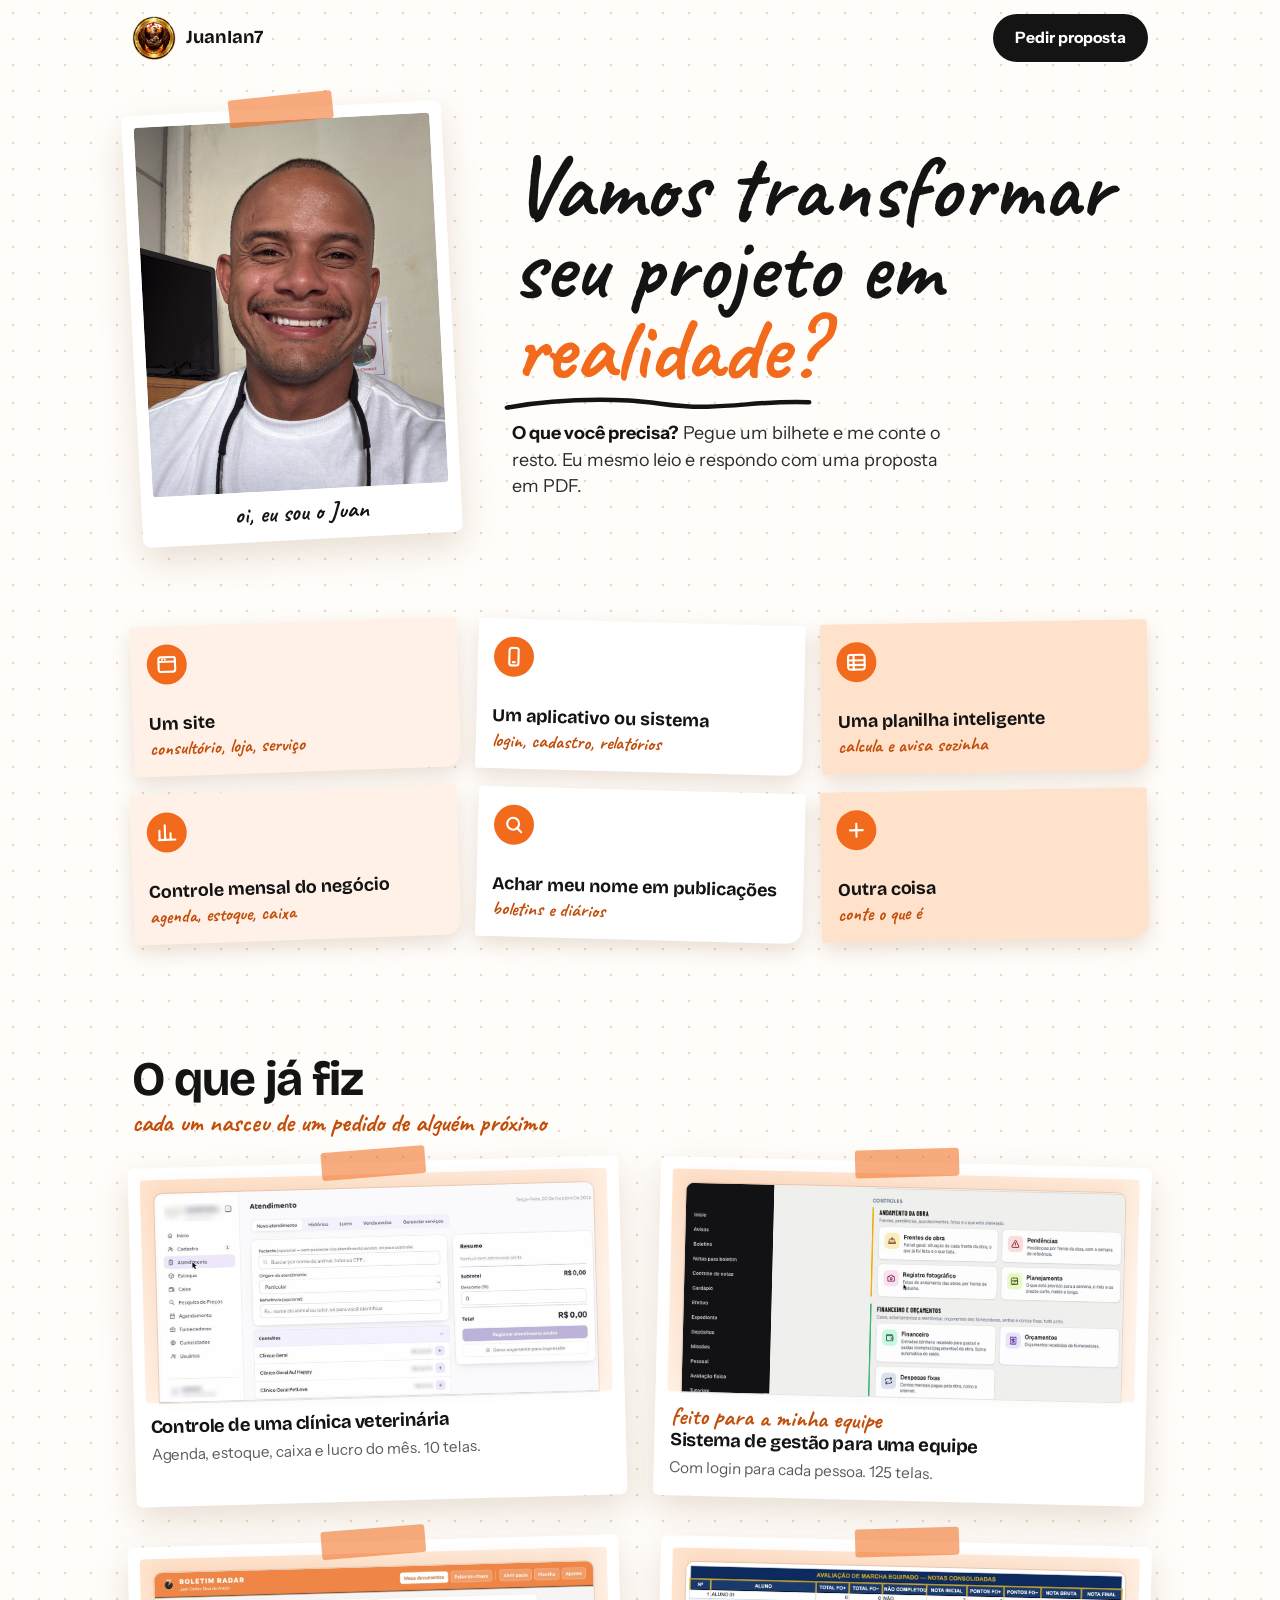
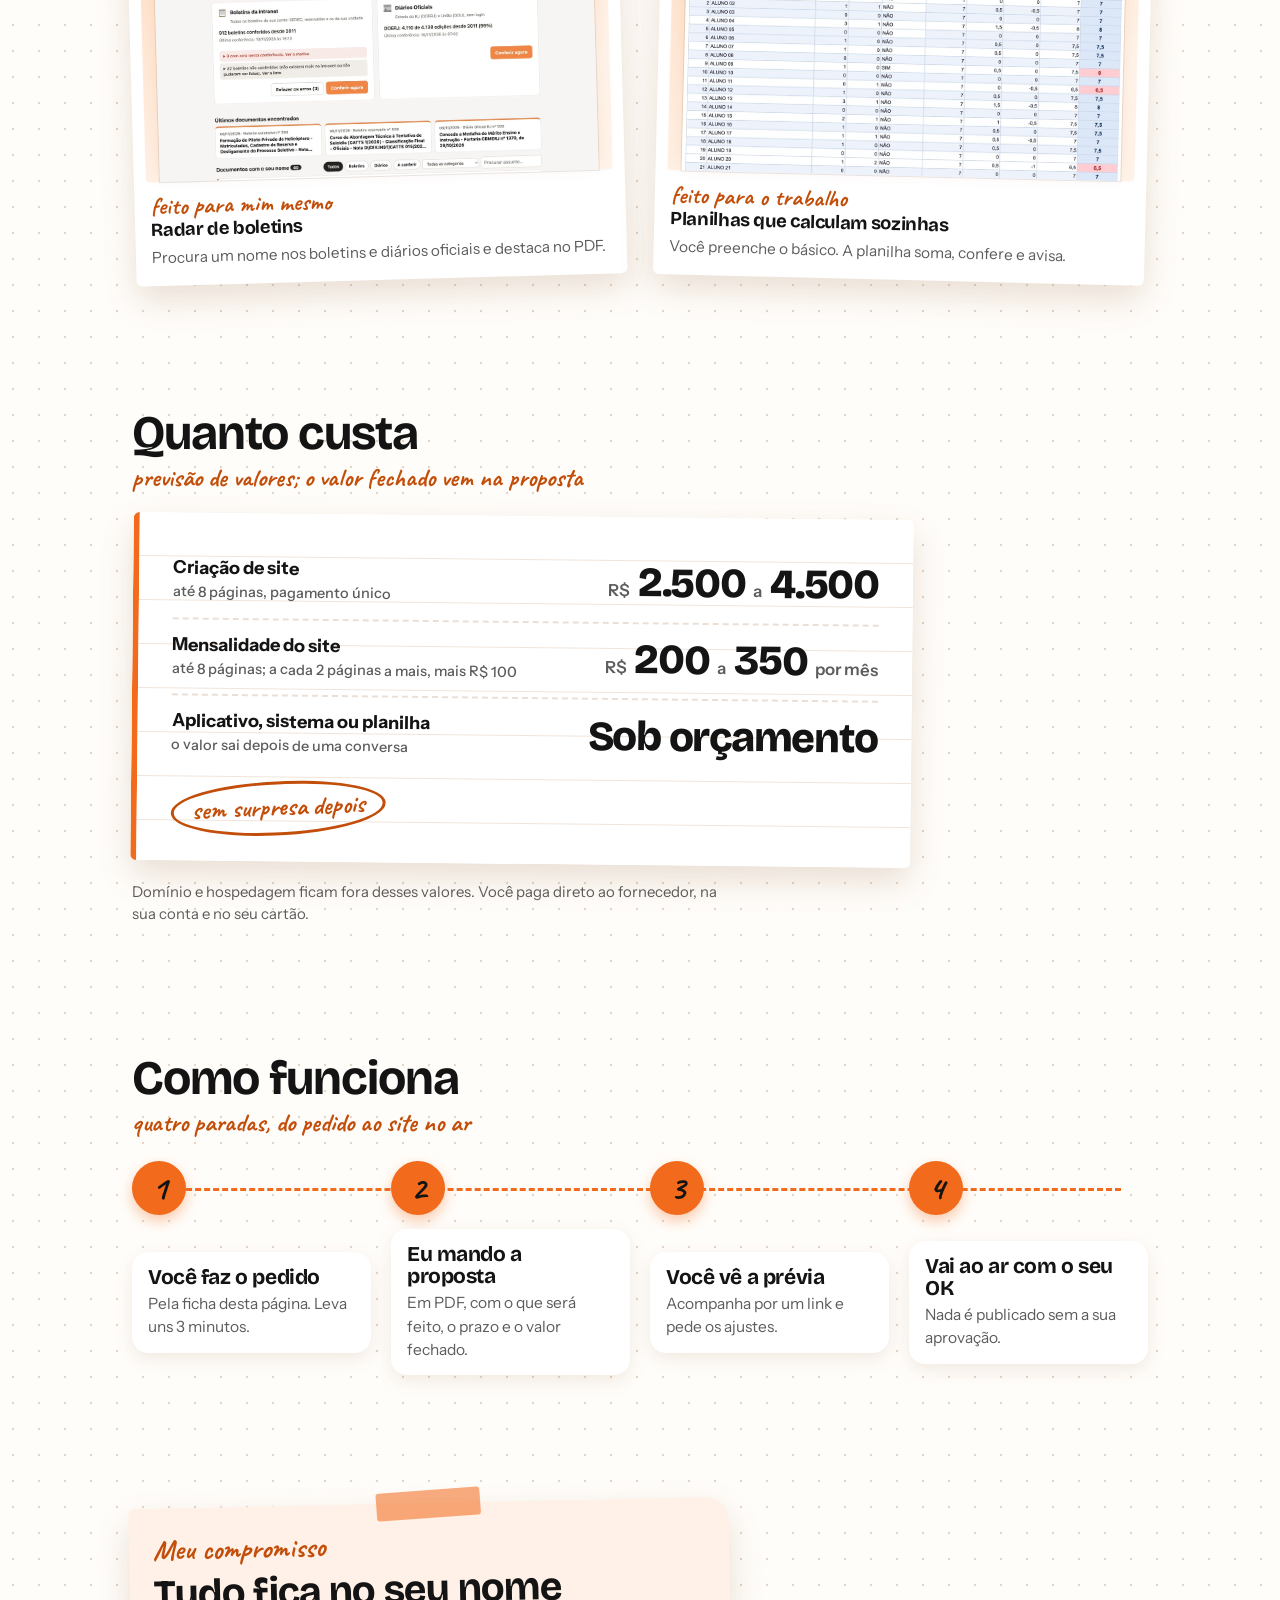
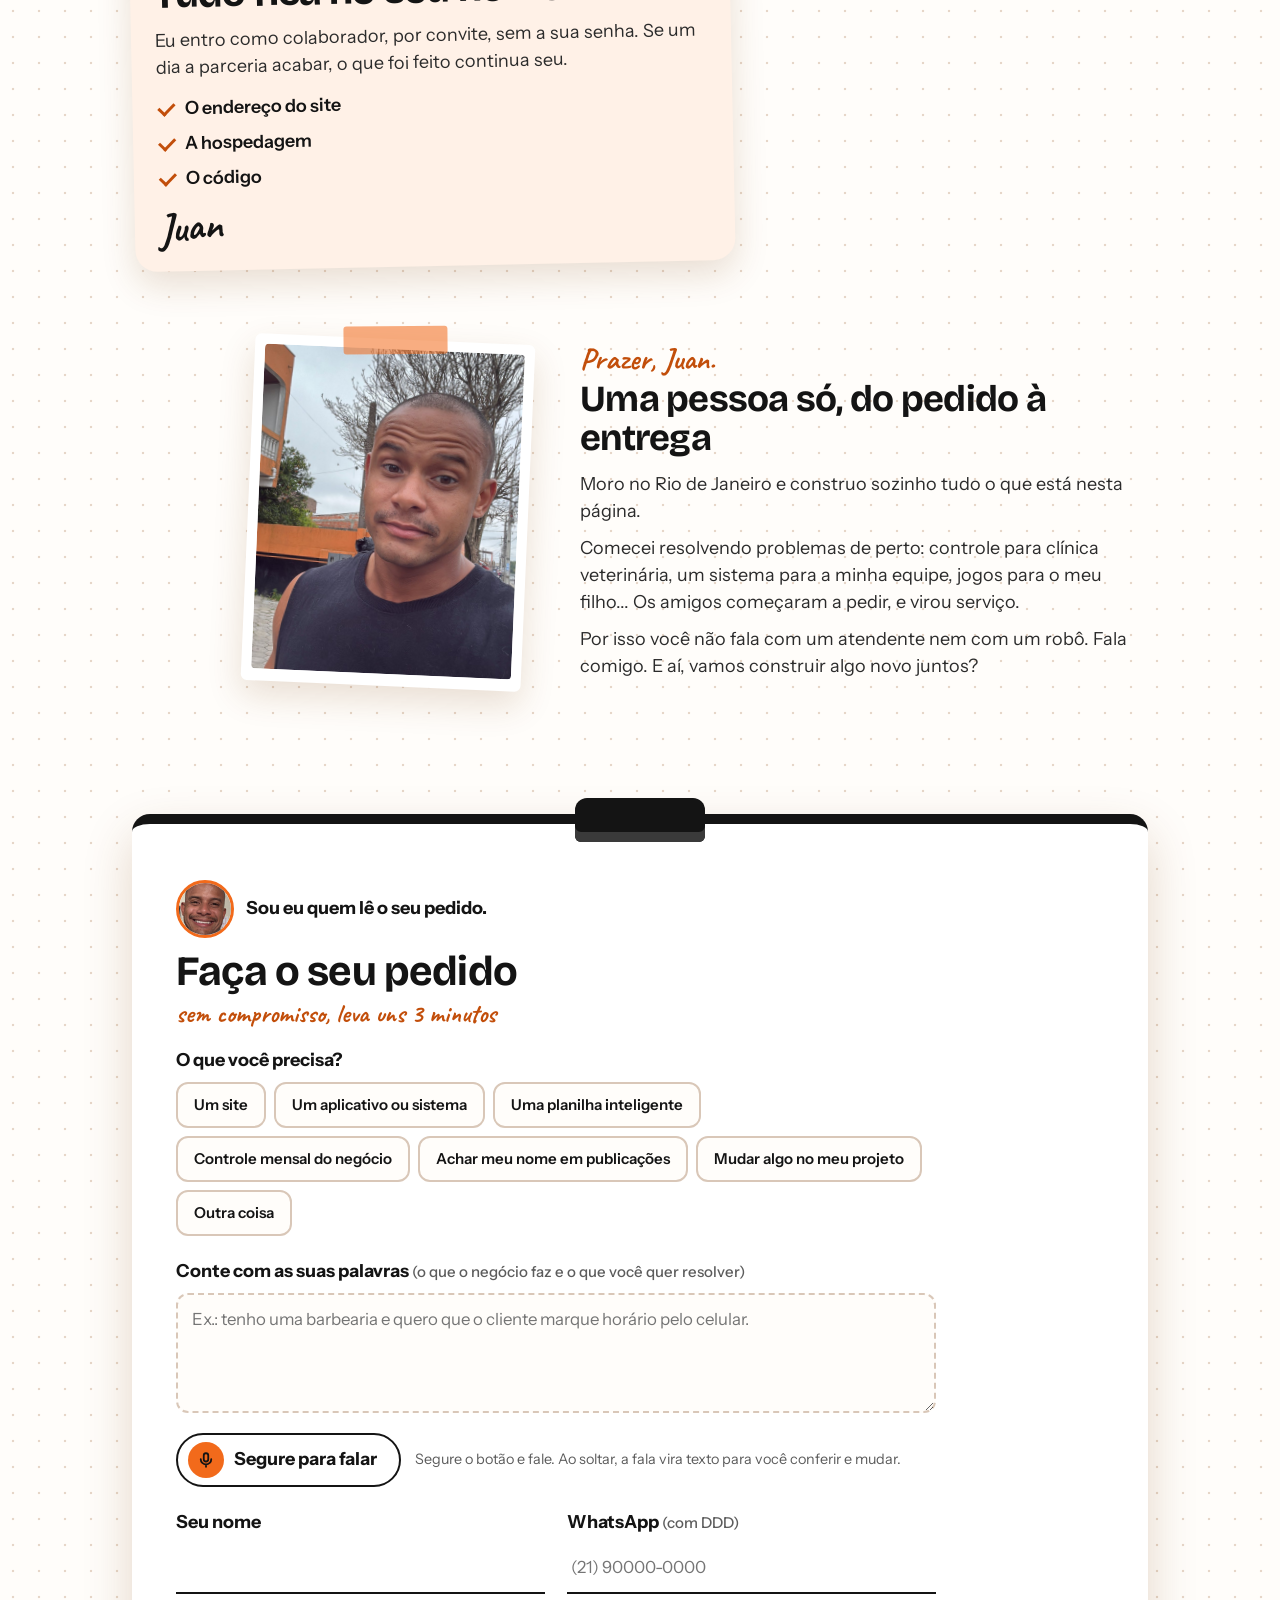
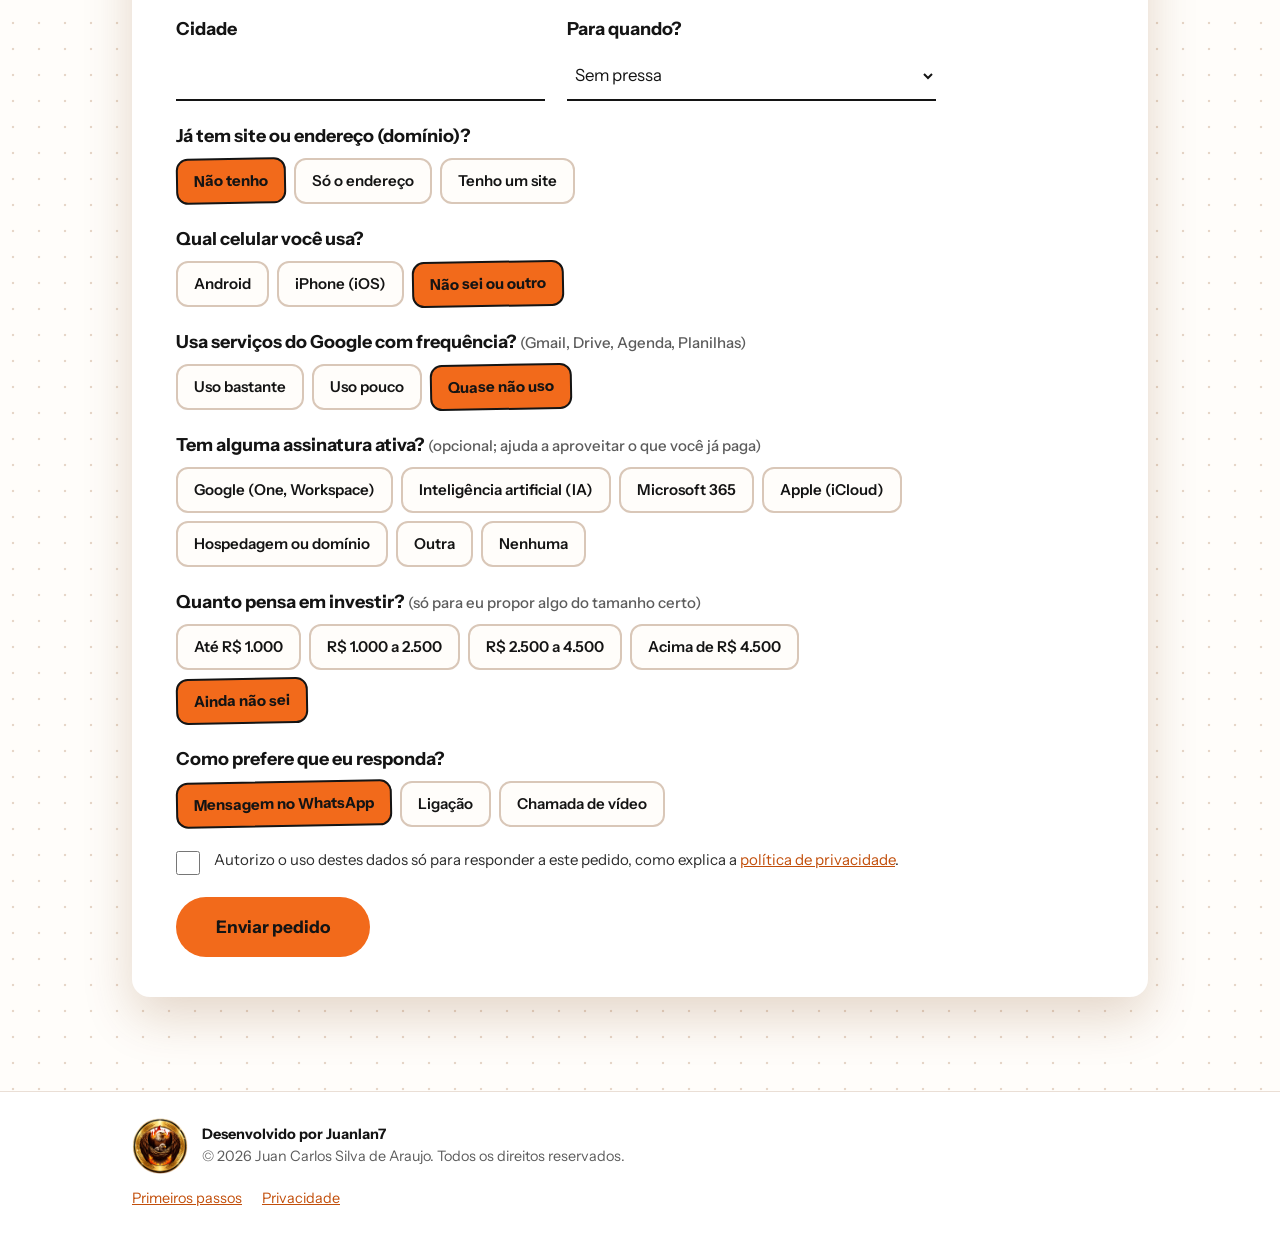
<file: index.html>
<!doctype html>
<html lang="pt-BR">
<head>
<meta charset="utf-8">
<meta name="viewport" content="width=device-width, initial-scale=1">
<title>JuanIan7 · Sites, sistemas e planilhas sob medida</title>
<meta name="description" content="Vamos transformar seu projeto em realidade? Sites, aplicativos, sistemas e planilhas sob medida. Conte o que você precisa e receba uma proposta em PDF.">
<meta property="og:title" content="JuanIan7 · Sites, sistemas e planilhas sob medida">
<meta property="og:description" content="Vamos transformar seu projeto em realidade? Conte o que você precisa e receba uma proposta em PDF.">
<meta property="og:type" content="website">
<meta property="og:locale" content="pt_BR">
<meta property="og:image" content="https://juanian7.systems/assets/logo-juanian7.png">
<meta name="author" content="JuanIan7 (https://github.com/JuanIan7)">
<meta name="copyright" content="© 2026 Juan Carlos Silva de Araujo. Todos os direitos reservados.">
<link rel="icon" href="/favicon.ico" sizes="any">
<link rel="icon" type="image/png" sizes="32x32" href="/assets/icones/favicon-32.png">
<link rel="apple-touch-icon" href="/assets/icones/apple-touch-icon.png">
<link rel="manifest" href="/manifest.webmanifest">
<meta name="theme-color" content="#F26A1B">
<link rel="preconnect" href="https://fonts.googleapis.com">
<link rel="preconnect" href="https://fonts.gstatic.com" crossorigin>
<link href="https://fonts.googleapis.com/css2?family=Bricolage+Grotesque:opsz,wght@12..96,600..800&family=Caveat:wght@600;700&family=Instrument+Sans:wght@400..700&display=swap" rel="stylesheet">
<style>
:root { --laranja:#F26A1B; --escuro:#C24E0A; --claro:#FFF1E7; --preto:#141414; --texto:#2B2B2B; --cinza:#5C5C5C; --papel:#FFFDFA; --linha:#EADFD6;
  --titulo:"Bricolage Grotesque","Helvetica Neue",Arial,sans-serif; --corpo:"Instrument Sans",-apple-system,"Segoe UI",Roboto,Arial,sans-serif; --mao:"Caveat","Bradley Hand",cursive;
  --sombra:0 14px 34px rgba(120,60,10,.16); }
* { box-sizing:border-box; }
html { scroll-behavior:smooth; -webkit-text-size-adjust:100%; }
/* O fundo é um papel pontilhado, como folha de caderno de projeto */
body { margin:0; color:var(--texto); font-family:var(--corpo); font-size:17px; line-height:1.5;
  background:var(--papel) radial-gradient(circle, #E6D6C8 1.3px, transparent 1.6px) 0 0 / 26px 26px; }
img, svg { max-width:100%; height:auto; display:block; }
a { color:var(--escuro); }
a:focus-visible, button:focus-visible, input:focus-visible, select:focus-visible, textarea:focus-visible, .escolha:focus-within { outline:3px solid var(--preto); outline-offset:3px; }
h1, h2, h3 { font-family:var(--titulo); color:var(--preto); margin:0; letter-spacing:-.02em; line-height:1.05; }
p { margin:0; }
.dentro { max-width:1080px; margin:0 auto; padding:0 20px; }
.mao { font-family:var(--mao); font-weight:700; color:var(--escuro); line-height:1; }
.fita { position:relative; }
.fita::before { content:""; position:absolute; top:-13px; left:50%; width:104px; height:28px; margin-left:-52px; background:rgba(242,106,27,.55); transform:rotate(-3deg); border-radius:3px; z-index:2; }
.botao { display:inline-flex; align-items:center; justify-content:center; min-height:48px; padding:0 22px; border-radius:999px; background:var(--preto); color:#fff !important; font-weight:700; text-decoration:none; border:0; cursor:pointer; font-family:var(--corpo); font-size:.98rem; }
.botao:hover { background:var(--escuro); }

.topo .dentro { display:flex; align-items:center; justify-content:space-between; padding-top:14px; padding-bottom:6px; }
.marca { display:flex; align-items:center; gap:10px; text-decoration:none; color:var(--preto); font-family:var(--titulo); font-weight:700; font-size:1.15rem; }
.marca img { width:44px; height:44px; }

/* Abertura: a frase é o título, escrita à mão, ao lado da foto */
.abertura { padding:26px 0 30px; }
.abertura .dentro { display:grid; gap:26px; }
.retrato { margin:0 auto; width:min(74%, 300px); background:#fff; padding:12px 12px 16px; border-radius:8px; box-shadow:var(--sombra); transform:rotate(-3deg); }
.retrato img { border-radius:4px; }
.retrato figcaption { font-family:var(--mao); font-weight:700; font-size:1.5rem; text-align:center; padding-top:10px; color:var(--preto); line-height:1; }
.abertura h1 { font-family:var(--mao); font-weight:700; font-size:clamp(3rem, 13vw, 5.6rem); line-height:.9; letter-spacing:0; color:var(--preto); }
.abertura h1 span { color:var(--laranja); position:relative; white-space:nowrap; }
.abertura h1 svg { position:absolute; left:-3%; bottom:-.12em; width:106%; height:.22em; fill:none; stroke:var(--preto); stroke-width:5; stroke-linecap:round; }
.abertura .apoio { margin-top:30px; font-size:1.12rem; color:var(--texto); max-width:36ch; }
.abertura .apoio b { color:var(--preto); }

/* Seis bilhetes */
.bilhetes { list-style:none; margin:10px 0 0; padding:0; display:grid; grid-template-columns:1fr 1fr; gap:14px; }
.bilhetes a { display:flex; flex-direction:column; gap:14px; justify-content:space-between; min-height:136px; padding:16px 14px 14px; text-decoration:none; color:var(--preto); box-shadow:0 8px 20px rgba(120,60,10,.16); border-radius:3px 3px 16px 3px; transition:transform .15s; background:var(--claro); }
.bilhetes li:nth-child(3n+1) a { transform:rotate(-2deg); }
.bilhetes li:nth-child(3n+2) a { transform:rotate(1.5deg); background:#fff; }
.bilhetes li:nth-child(3n) a { transform:rotate(-1deg); background:#FFE2CC; }
.bilhetes a:hover { transform:rotate(0) translateY(-4px); }
.bilhetes .ic { width:40px; height:40px; border-radius:50%; background:var(--laranja); display:grid; place-items:center; }
.bilhetes .ic svg { width:22px; height:22px; fill:none; stroke:#fff; stroke-width:2.3; stroke-linecap:round; stroke-linejoin:round; }
.bilhetes b { font-family:var(--titulo); font-size:1.12rem; line-height:1.08; display:block; }
.bilhetes small { display:block; font-family:var(--mao); font-weight:700; font-size:1.2rem; color:var(--escuro); line-height:1; margin-top:5px; }

.secao { padding:44px 0; }
.secao > .dentro > h2 { font-size:clamp(2rem, 7vw, 3rem); margin-bottom:6px; }
.secao .sub { font-family:var(--mao); font-weight:700; font-size:1.6rem; color:var(--escuro); line-height:1; margin-bottom:26px; }

/* Trabalhos como fotos presas no mural */
.mural { display:grid; gap:30px 22px; }
.foto { background:#fff; padding:12px 12px 16px; border-radius:6px; box-shadow:var(--sombra); }
.foto:nth-child(odd) { transform:rotate(-1.6deg); } .foto:nth-child(even) { transform:rotate(1.4deg); }
.foto .quadro { background:linear-gradient(160deg,#FFE3CC,#FFF4EA 70%); padding:14px 14px 0; border-radius:4px; }
.foto .quadro svg { width:100%; height:auto; border-radius:8px 8px 0 0; }
.foto .quadro img { display:block; width:100%; height:auto; border-radius:8px 8px 0 0; box-shadow:0 0 0 1px rgba(20,20,20,.10), 0 -6px 18px rgba(194,78,10,.10); }
.foto .quadro + h3 { margin-top:14px; }
.foto .para { font-family:var(--mao); font-weight:700; font-size:1.5rem; color:var(--escuro); display:block; margin:12px 4px 2px; line-height:1; }
.foto h3 { font-size:1.15rem; margin:0 4px; line-height:1.15; }
.foto p { color:var(--cinza); font-size:.95rem; margin:6px 4px 0; }

/* Preços numa folha pautada */
.folha { background:#fff repeating-linear-gradient(#fff 0 43px, #F0E4DA 43px 44px); border-radius:6px; box-shadow:var(--sombra); padding:26px 20px 22px; border-left:6px solid var(--laranja); transform:rotate(.6deg); }
.folha .linha { display:grid; gap:2px; padding:12px 0 14px; }
.folha .linha + .linha { border-top:2px dashed var(--linha); }
.folha .o { font-weight:700; color:var(--preto); }
.folha .o small { display:block; font-weight:500; color:var(--cinza); font-size:.9rem; }
.folha .v { font-family:var(--titulo); font-weight:800; font-size:clamp(1.9rem, 8vw, 2.6rem); letter-spacing:-.03em; color:var(--preto); line-height:1.05; }
.folha .v small { font-family:var(--corpo); font-size:.4em; font-weight:600; color:var(--cinza); letter-spacing:0; }
.folha .circulo { display:inline-block; font-family:var(--mao); font-weight:700; font-size:1.6rem; color:var(--escuro); border:3px solid var(--escuro); border-radius:50% 46% 52% 48%; padding:4px 18px 6px; transform:rotate(-3deg); margin-top:10px; }
.nota { color:var(--cinza); font-size:.93rem; margin-top:16px; max-width:60ch; }

/* Caminho em quatro paradas */
.caminho { list-style:none; margin:0; padding:0; counter-reset:c; display:grid; gap:18px; position:relative; }
.caminho::before { content:""; position:absolute; left:26px; top:20px; bottom:20px; border-left:3px dashed var(--laranja); }
.caminho li { counter-increment:c; display:grid; grid-template-columns:54px 1fr; gap:14px; align-items:start; position:relative; }
.caminho li::before { content:counter(c); width:54px; height:54px; border-radius:50%; background:var(--laranja); color:var(--preto); font-family:var(--mao); font-weight:700; font-size:2.1rem; display:grid; place-items:center; box-shadow:0 6px 14px rgba(242,106,27,.35); }
.caminho div { background:#fff; border-radius:16px; padding:14px 16px; box-shadow:0 6px 18px rgba(120,60,10,.1); }
.caminho p { color:var(--cinza); margin-top:4px; font-size:.97rem; }

/* Compromisso e carta */
.par { display:grid; gap:34px; }
.compromisso { background:var(--claro); border-radius:6px 22px 22px 22px; padding:28px 24px 22px; box-shadow:var(--sombra); transform:rotate(-1.2deg); }
.compromisso h2 { font-size:clamp(1.8rem, 6.5vw, 2.5rem); margin:8px 0 12px; }
.compromisso ul { list-style:none; margin:14px 0 0; padding:0; display:grid; gap:8px; }
.compromisso li { padding-left:28px; position:relative; font-weight:600; color:var(--preto); }
.compromisso li::before { content:""; position:absolute; left:2px; top:.42em; width:13px; height:7px; border-left:3px solid var(--escuro); border-bottom:3px solid var(--escuro); transform:rotate(-45deg); }
.assina { font-family:var(--mao); font-weight:700; font-size:2.6rem; color:var(--preto); line-height:1; margin-top:16px; transform:rotate(-4deg); transform-origin:left; }
.carta { display:grid; gap:22px; }
.carta figure { margin:0 auto; width:min(80%, 290px); background:#fff; padding:10px 10px 12px; border-radius:6px; box-shadow:var(--sombra); transform:rotate(2.5deg); }
.carta figure img { border-radius:4px; }
.carta h2 { font-size:clamp(1.7rem, 6vw, 2.3rem); margin:6px 0 14px; }
.carta p + p { margin-top:10px; }

/* Pedido: uma ficha na prancheta */
.prancheta { background:#fff; border-radius:18px; box-shadow:0 20px 50px rgba(120,60,10,.2); padding:44px 20px 26px; position:relative; border-top:10px solid var(--preto); scroll-margin-top:20px; }
.prancheta::before { content:""; position:absolute; top:-26px; left:50%; width:130px; height:44px; margin-left:-65px; background:var(--preto); border-radius:12px 12px 6px 6px; box-shadow:inset 0 -10px 0 #3a3a3a; }
.prancheta .oi { display:flex; align-items:center; gap:12px; font-weight:700; color:var(--preto); margin-bottom:12px; }
.prancheta .oi img { width:58px; height:58px; border-radius:50%; object-fit:cover; border:3px solid var(--laranja); }
.prancheta h2 { font-size:clamp(1.9rem, 7vw, 2.6rem); }
.prancheta .sub { margin:8px 0 20px; }
form { display:grid; gap:22px; max-width:760px; }
fieldset { border:0; margin:0; padding:0; min-width:0; }
legend, label.rot { display:block; font-weight:700; color:var(--preto); margin-bottom:8px; padding:0; }
label.rot small, legend small { font-weight:500; color:var(--cinza); }
.opcoes { display:flex; flex-wrap:wrap; gap:8px; }
.sub-assin { margin-top:14px; padding:12px 14px; border-left:4px solid var(--laranja); background:var(--papel); border-radius:0 12px 12px 0; }
.sub-assin[hidden], #sub-ia-outra[hidden] { display:none; }
.sub-assin > .rot { margin:0 0 10px; font-weight:700; }
.sub-assin .campo { margin-top:12px; }
.escolha { position:relative; display:inline-flex; align-items:center; min-height:46px; padding:8px 16px; border:2px solid #D9C7B8; border-radius:12px; background:var(--papel); color:var(--preto); font-weight:600; font-size:.94rem; cursor:pointer; }
.escolha input { position:absolute; opacity:0; inset:0; margin:0; cursor:pointer; }
.escolha:has(input:checked) { background:var(--laranja); border-color:var(--preto); font-weight:700; transform:rotate(-1deg); }
/* Campos de ficha de papel: só a linha de baixo */
.campo input, .campo select, .campo textarea { width:100%; min-height:50px; padding:10px 4px; border:0; border-bottom:2px solid var(--preto); border-radius:0; background:transparent; color:var(--preto); font:inherit; font-size:1.05rem; }
.campo textarea { min-height:120px; resize:vertical; border:2px dashed #D9C7B8; border-radius:12px; padding:12px 14px; background:var(--papel); }
[hidden] { display:none !important; }
/* Falar em vez de digitar */
.falar { display:flex; flex-wrap:wrap; align-items:center; gap:10px 14px; margin-top:12px; }
.microfone { display:inline-flex; align-items:center; gap:10px; min-height:54px; padding:0 22px 0 10px; border:2px solid var(--preto); border-radius:999px; background:#fff; color:var(--preto); font:inherit; font-weight:700; cursor:pointer; touch-action:none; user-select:none; -webkit-user-select:none; -webkit-touch-callout:none; }
.microfone .bola { width:36px; height:36px; border-radius:50%; background:var(--laranja); display:grid; place-items:center; flex:none; }
.microfone[aria-pressed="true"] { background:var(--preto); color:#fff; }
.microfone[aria-pressed="true"] .bola { background:#fff; animation:pulso 1.1s ease-in-out infinite; }
@keyframes pulso { 50% { box-shadow:0 0 0 9px rgba(242,106,27,.55); } }
@media (prefers-reduced-motion:reduce) { .microfone[aria-pressed="true"] .bola { animation:none; box-shadow:0 0 0 5px rgba(242,106,27,.7); } }
.falar-dica { color:var(--cinza); font-size:.9rem; margin:0; flex:1 1 220px; }
.campo > .falar-dica { margin-top:10px; }
.ouvindo { flex:1 1 100%; margin:0; background:var(--claro); border-left:5px solid var(--laranja); border-radius:10px; padding:12px 14px; color:var(--preto); min-height:48px; }
.ouvindo .parcial { color:var(--cinza); }
/* Perguntas rápidas: um bilhete dentro da ficha */
.guia { background:var(--claro); border:2px dashed #E9B48F; border-radius:14px; padding:18px 16px 20px; }
.guia-titulo { font-family:var(--mao); font-weight:700; font-size:1.8rem; line-height:1; color:var(--escuro); margin:0; }
.guia-sub { color:var(--cinza); font-size:.9rem; margin:6px 0 16px; }
.guia-lista { display:grid; gap:18px; }
.guia .escolha { background:#fff; }
.guia-ia { display:grid; gap:10px; background:#fff; border:2px solid var(--laranja); border-radius:14px; padding:16px; box-shadow:0 8px 20px rgba(242,106,27,.12); }
.guia-ia-titulo { margin:0; font-weight:700; color:var(--preto); display:flex; align-items:center; gap:8px; }
.selo-ia { display:inline-grid; place-items:center; min-width:30px; height:24px; padding:0 6px; border-radius:6px; background:var(--preto); color:#fff; font-size:.78rem; font-weight:700; letter-spacing:.04em; }
.botao-ia { justify-self:start; min-height:52px; padding:0 22px; border:2px solid var(--preto); border-radius:999px; background:var(--preto); color:#fff; font:inherit; font-weight:700; cursor:pointer; }
.botao-ia:hover { background:var(--escuro); border-color:var(--escuro); }
.botao-ia:disabled { opacity:.65; cursor:progress; }
.guia-ia-nota { color:var(--cinza); font-size:.88rem; margin:0; max-width:62ch; }
.guia-ia-rot { font-weight:700; color:var(--preto); margin:6px 0 -4px; padding-top:16px; border-top:2px dashed #E9B48F; }
.guia-ia-rot span { display:inline-block; font-weight:600; font-size:.78rem; color:var(--escuro); background:#fff; border:1.5px solid #E9B48F; border-radius:999px; padding:2px 10px; margin-left:4px; vertical-align:middle; }
.guia .escolha:has(input:checked) { background:var(--laranja); }
.dupla { display:grid; gap:22px; }
.aceite { display:grid; grid-template-columns:26px 1fr; gap:12px; font-size:.94rem; }
.aceite input { width:24px; height:24px; accent-color:var(--escuro); margin:2px 0 0; }
.pote { position:absolute; left:-9999px; }
.prancheta form .botao { min-height:60px; font-size:1.08rem; background:var(--laranja); color:var(--preto) !important; justify-self:start; padding:0 40px; width:100%; }
.prancheta form .botao:hover { background:var(--preto); color:#fff !important; }
.aviso-form { border-radius:14px; padding:14px 16px; font-weight:600; display:none; }
.aviso-form.erro { display:block; border:2px solid #B3261E; color:#8C1D18; }
.aviso-form.ok { display:block; border:2px solid var(--preto); background:var(--claro); }
.aviso-form pre { white-space:pre-wrap; font:inherit; font-weight:500; font-size:.92rem; margin:8px 0 0; }
.previa { display:none; background:var(--claro); border-left:5px solid var(--preto); border-radius:10px; padding:12px 14px; font-size:.92rem; margin-bottom:18px; max-width:760px; }
.previa.mostra { display:block; }

.rodape { margin-top:30px; background:#fff; border-top:1px solid var(--linha); padding:26px 0 32px; font-size:.9rem; color:var(--cinza); }
.rodape .dentro { display:flex; gap:14px; align-items:center; flex-wrap:wrap; }
.rodape img { width:56px; height:56px; }
.rodape a.nome { font-weight:700; color:var(--preto); text-decoration:none; }
.rodape nav { width:100%; display:flex; gap:20px; }

@media (min-width:760px) {
  body { font-size:18px; }
  .dentro { padding:0 32px; }
  .abertura { padding:40px 0 50px; }
  .abertura .dentro { grid-template-columns:320px 1fr; gap:60px; align-items:center; }
  .retrato { width:100%; margin:0; }
  .bilhetes { grid-template-columns:repeat(3, 1fr); gap:18px; margin-top:22px; grid-column:1 / -1; }
  .bilhetes a { min-height:150px; padding:18px 16px; }
  .secao { padding:64px 0; }
  .mural { grid-template-columns:1fr 1fr; gap:40px 34px; }
  .folha { padding:30px 34px 26px; max-width:780px; }
  .folha .linha { grid-template-columns:1fr auto; align-items:center; gap:20px; }
  .caminho { grid-template-columns:repeat(4, 1fr); gap:20px; }
  .caminho::before { left:27px; right:27px; top:27px; bottom:auto; border-left:0; border-top:3px dashed var(--laranja); }
  .caminho li { grid-template-columns:1fr; }
  /* um abaixo do outro, em ziguezague: o compromisso à esquerda, a carta à direita */
  .par { grid-template-columns:1fr; gap:72px; }
  .compromisso { max-width:600px; }
  .carta { grid-template-columns:280px 1fr; align-items:center; gap:52px; max-width:900px; margin-left:auto; }
  .carta p { max-width:52ch; }
  .carta figure { width:100%; }
  .dupla { grid-template-columns:1fr 1fr; }
  .prancheta { padding:56px 44px 40px; }
  .prancheta form .botao { width:auto; }
}
@media (prefers-reduced-motion:reduce) { html { scroll-behavior:auto; } .bilhetes a { transition:none; } }
</style>
</head>
<body>

<header class="topo">
  <div class="dentro">
    <a class="marca" href="./"><img src="assets/logo-juanian7.png" alt="" width="44" height="44">JuanIan7</a>
    <a class="botao" href="#pedido">Pedir proposta</a>
  </div>
</header>

<main>
  <section class="abertura">
    <div class="dentro">
      <figure class="retrato fita">
        <img src="assets/fotos/juan-retrato.jpg?v=3" alt="Juan sorrindo, de camiseta branca" width="1040" height="1300">
        <figcaption>oi, eu sou o Juan</figcaption>
      </figure>
      <div>
        <h1>Vamos transformar seu projeto em <span>realidade?<svg viewBox="0 0 300 22" preserveAspectRatio="none" aria-hidden="true"><path d="M4 13c38-8 78-10 118-8 30 2 44 8 76 7 34-1 62-7 98-5"/></svg></span></h1>
        <p class="apoio"><b>O que você precisa?</b> Pegue um bilhete e me conte o resto. Eu mesmo leio e respondo com uma proposta em PDF.</p>
      </div>
      <ul class="bilhetes">
        <li><a href="#pedido" data-opcao="Um site"><span class="ic"><svg viewBox="0 0 24 24" aria-hidden="true"><rect x="3" y="4" width="18" height="16" rx="2.5"/><path d="M3 9h18M7 6.5h.01M10 6.5h.01"/></svg></span><span><b>Um site</b><small>consultório, loja, serviço</small></span></a></li>
        <li><a href="#pedido" data-opcao="Um aplicativo ou sistema"><span class="ic"><svg viewBox="0 0 24 24" aria-hidden="true"><rect x="7" y="2.5" width="10" height="19" rx="2.5"/><path d="M11 18h2"/></svg></span><span><b>Um aplicativo ou sistema</b><small>login, cadastro, relatórios</small></span></a></li>
        <li><a href="#pedido" data-opcao="Uma planilha inteligente"><span class="ic"><svg viewBox="0 0 24 24" aria-hidden="true"><rect x="3" y="4" width="18" height="16" rx="2.5"/><path d="M3 10h18M3 15h18M9 4v16"/></svg></span><span><b>Uma planilha inteligente</b><small>calcula e avisa sozinha</small></span></a></li>
        <li><a href="#pedido" data-opcao="Controle mensal do meu negócio"><span class="ic"><svg viewBox="0 0 24 24" aria-hidden="true"><path d="M4 20V10M10 20V4M16 20v-7M21 20H3"/></svg></span><span><b>Controle mensal do negócio</b><small>agenda, estoque, caixa</small></span></a></li>
        <li><a href="#pedido" data-opcao="Acompanhar boletins ou publicações com o meu nome"><span class="ic"><svg viewBox="0 0 24 24" aria-hidden="true"><circle cx="11" cy="11" r="6.5"/><path d="M20 20l-4.2-4.2"/></svg></span><span><b>Achar meu nome em publicações</b><small>boletins e diários</small></span></a></li>
        <li><a href="#pedido" data-opcao="Outra coisa"><span class="ic"><svg viewBox="0 0 24 24" aria-hidden="true"><path d="M12 5v14M5 12h14"/></svg></span><span><b>Outra coisa</b><small>conte o que é</small></span></a></li>
      </ul>
    </div>
  </section>

  <section class="secao">
    <div class="dentro">
      <h2>O que já fiz</h2>
      <p class="sub">cada um nasceu de um pedido de alguém próximo</p>
      <div class="mural">
        <article class="foto fita"><div class="quadro"><img src="assets/trabalhos/trabalho-clinica.jpg" alt="Tela do controle da clínica: novo atendimento, com paciente, serviços e resumo do valor" width="1200" height="571" loading="lazy"></div><h3>Controle de uma clínica veterinária</h3><p>Agenda, estoque, caixa e lucro do mês. 10 telas.</p></article>
        <article class="foto fita"><div class="quadro"><img src="assets/trabalhos/trabalho-equipe.jpg" alt="Tela do sistema da equipe: menu lateral e os controles de uma seção" width="1200" height="571" loading="lazy"></div><span class="para">feito para a minha equipe</span><h3>Sistema de gestão para uma equipe</h3><p>Com login para cada pessoa. 125 telas.</p></article>
        <article class="foto fita"><div class="quadro"><img src="assets/trabalhos/trabalho-radar.jpg" alt="Tela do Radar de boletins: boletins e diários conferidos e os últimos documentos encontrados" width="1200" height="571" loading="lazy"></div><span class="para">feito para mim mesmo</span><h3>Radar de boletins</h3><p>Procura um nome nos boletins e diários oficiais e destaca no PDF.</p></article>
        <article class="foto fita"><div class="quadro"><img src="assets/trabalhos/trabalho-planilha.jpg" alt="Planilha de avaliação que soma os pontos e calcula a nota final de cada aluno" width="1200" height="571" loading="lazy"></div><span class="para">feito para o trabalho</span><h3>Planilhas que calculam sozinhas</h3><p>Você preenche o básico. A planilha soma, confere e avisa.</p></article>
      </div>
    </div>
  </section>

  <section class="secao">
    <div class="dentro">
      <h2>Quanto custa</h2>
      <p class="sub">previsão de valores; o valor fechado vem na proposta</p>
      <div class="folha">
        <div class="linha"><span class="o">Criação de site<small>até 8 páginas, pagamento único</small></span><span class="v"><small>R$</small> 2.500 <small>a</small> 4.500</span></div>
        <div class="linha"><span class="o">Mensalidade do site<small>até 8 páginas; a cada 2 páginas a mais, mais R$ 100</small></span><span class="v"><small>R$</small> 200 <small>a</small> 350 <small>por mês</small></span></div>
        <div class="linha"><span class="o">Aplicativo, sistema ou planilha<small>o valor sai depois de uma conversa</small></span><span class="v">Sob orçamento</span></div>
        <span class="circulo">sem surpresa depois</span>
      </div>
      <p class="nota">Domínio e hospedagem ficam fora desses valores. Você paga direto ao fornecedor, na sua conta e no seu cartão.</p>
    </div>
  </section>

  <section class="secao">
    <div class="dentro">
      <h2>Como funciona</h2>
      <p class="sub">quatro paradas, do pedido ao site no ar</p>
      <ol class="caminho">
        <li><div><h3>Você faz o pedido</h3><p>Pela ficha desta página. Leva uns 3 minutos.</p></div></li>
        <li><div><h3>Eu mando a proposta</h3><p>Em PDF, com o que será feito, o prazo e o valor fechado.</p></div></li>
        <li><div><h3>Você vê a prévia</h3><p>Acompanha por um link e pede os ajustes.</p></div></li>
        <li><div><h3>Vai ao ar com o seu OK</h3><p>Nada é publicado sem a sua aprovação.</p></div></li>
      </ol>
    </div>
  </section>

  <section class="secao">
    <div class="dentro par">
      <div class="compromisso fita">
        <p class="mao" style="font-size:1.8rem">Meu compromisso</p>
        <h2>Tudo fica no seu nome</h2>
        <p>Eu entro como colaborador, por convite, sem a sua senha. Se um dia a parceria acabar, o que foi feito continua seu.</p>
        <ul><li>O endereço do site</li><li>A hospedagem</li><li>O código</li></ul>
        <p class="assina">Juan</p>
      </div>
      <div class="carta">
        <figure class="fita"><img src="assets/fotos/juan-rua.jpg?v=3" alt="Juan na rua, de camiseta preta, com a sobrancelha levantada" width="1040" height="1300" loading="lazy"></figure>
        <div>
          <p class="mao" style="font-size:1.9rem">Prazer, Juan.</p>
          <h2>Uma pessoa só, do pedido à entrega</h2>
          <p>Moro no Rio de Janeiro e construo sozinho tudo o que está nesta página.</p>
          <p>Comecei resolvendo problemas de perto: controle para clínica veterinária, um sistema para a minha equipe, jogos para o meu filho... Os amigos começaram a pedir, e virou serviço.</p>
          <p>Por isso você não fala com um atendente nem com um robô. Fala comigo. E aí, vamos construir algo novo juntos?</p>
        </div>
      </div>
    </div>
  </section>

  <section class="secao">
    <div class="dentro">
      <div class="prancheta" id="pedido">
        <p class="oi"><img src="assets/fotos/juan-rosto.jpg?v=3" alt="" width="58" height="58" loading="lazy"><span>Sou eu quem lê o seu pedido.</span></p>
        <h2>Faça o seu pedido</h2>
        <p class="sub mao" style="font-size:1.6rem">sem compromisso, leva uns 3 minutos</p>
        <p class="previa" id="previa">Prévia do site: o envio ainda não está ligado. Ao tocar em "Enviar pedido", o resumo aparece aqui embaixo e nada é enviado.</p>
        <form id="form-pedido" novalidate>
        <fieldset>
          <legend>O que você precisa?</legend>
          <div class="opcoes">
            <label class="escolha"><input type="radio" name="opcao" value="Um site" required>Um site</label>
            <label class="escolha"><input type="radio" name="opcao" value="Um aplicativo ou sistema">Um aplicativo ou sistema</label>
            <label class="escolha"><input type="radio" name="opcao" value="Uma planilha inteligente">Uma planilha inteligente</label>
            <label class="escolha"><input type="radio" name="opcao" value="Controle mensal do meu negócio">Controle mensal do negócio</label>
            <label class="escolha"><input type="radio" name="opcao" value="Acompanhar boletins ou publicações com o meu nome">Achar meu nome em publicações</label>
            <label class="escolha"><input type="radio" name="opcao" value="Mudar algo em um projeto que já tenho com você">Mudar algo no meu projeto</label>
            <label class="escolha"><input type="radio" name="opcao" value="Outra coisa">Outra coisa</label>
          </div>
        </fieldset>

        <div class="campo">
          <label class="rot" for="descricao">Conte com as suas palavras <small>(o que o negócio faz e o que você quer resolver)</small></label>
          <textarea id="descricao" name="descricao" required maxlength="2000" placeholder="Ex.: tenho uma barbearia e quero que o cliente marque horário pelo celular."></textarea>
          <div class="falar" id="falar" hidden>
            <button type="button" class="microfone" id="microfone" aria-pressed="false" aria-describedby="falar-dica">
              <span class="bola" aria-hidden="true"><svg width="18" height="18" viewBox="0 0 24 24" fill="none" stroke="#141414" stroke-width="2.4" stroke-linecap="round" stroke-linejoin="round"><rect x="9" y="3" width="6" height="11" rx="3"/><path d="M5 11a7 7 0 0 0 14 0M12 18v3"/></svg></span>
              <span id="microfone-rot">Segure para falar</span>
            </button>
            <p class="falar-dica" id="falar-dica" role="status" aria-live="polite"></p>
            <p class="ouvindo" id="ouvindo" aria-live="polite" hidden></p>
          </div>
          <p class="falar-dica" id="falar-sem" hidden>Prefere falar? Neste navegador o botão de falar não funciona; no celular, use o microfone do teclado.</p>
        </div>

        <div class="guia-ia" id="guia-ia" hidden>
          <p class="guia-ia-titulo"><span class="selo-ia" aria-hidden="true">IA</span> Quer ajuda para detalhar o pedido?</p>
          <p class="guia-ia-nota" id="guia-ia-nota" role="status" aria-live="polite">Depois de contar o que precisa, toque no botão: uma inteligência artificial do Google lê o tipo de pedido e o que você contou e sugere perguntas para o seu caso. Não coloque dados pessoais na descrição.</p>
          <button type="button" class="botao-ia" id="pedir-ia">Ver perguntas para o meu caso</button>
        </div>

        <div class="guia" id="guia" hidden>
          <p class="guia-titulo">Só mais umas perguntas rápidas</p>
          <p class="guia-sub">Responder é opcional. Ajuda a proposta a sair certa de primeira.</p>
          <div class="guia-lista" id="guia-lista"></div>
        </div>

        <div class="dupla">
          <div class="campo">
            <label class="rot" for="nome">Seu nome</label>
            <input id="nome" name="nome" type="text" autocomplete="name" required maxlength="120">
          </div>
          <div class="campo">
            <label class="rot" for="whatsapp">WhatsApp <small>(com DDD)</small></label>
            <input id="whatsapp" name="whatsapp" type="tel" inputmode="tel" autocomplete="tel" required maxlength="20" placeholder="(21) 90000-0000">
          </div>
        </div>

        <div class="dupla">
          <div class="campo">
            <label class="rot" for="cidade">Cidade</label>
            <input id="cidade" name="cidade" type="text" autocomplete="address-level2" maxlength="80">
          </div>
          <div class="campo">
            <label class="rot" for="prazo">Para quando?</label>
            <select id="prazo" name="prazo">
              <option value="Sem pressa">Sem pressa</option>
              <option value="Em até 1 mês">Em até 1 mês</option>
              <option value="Em 2 a 3 meses">Em 2 a 3 meses</option>
              <option value="Tenho uma data">Tenho uma data (conto na descrição)</option>
            </select>
          </div>
        </div>

        <fieldset>
          <legend>Já tem site ou endereço (domínio)?</legend>
          <div class="opcoes tres">
            <label class="escolha"><input type="radio" name="ja_tem" value="Não tenho" checked>Não tenho</label>
            <label class="escolha"><input type="radio" name="ja_tem" value="Tenho só o endereço">Só o endereço</label>
            <label class="escolha"><input type="radio" name="ja_tem" value="Tenho um site">Tenho um site</label>
          </div>
        </fieldset>

        <fieldset>
          <legend>Qual celular você usa?</legend>
          <div class="opcoes tres">
            <label class="escolha"><input type="radio" name="celular" value="Android">Android</label>
            <label class="escolha"><input type="radio" name="celular" value="iPhone (iOS)">iPhone (iOS)</label>
            <label class="escolha"><input type="radio" name="celular" value="Não sei ou outro" checked>Não sei ou outro</label>
          </div>
        </fieldset>

        <fieldset>
          <legend>Usa serviços do Google com frequência? <small>(Gmail, Drive, Agenda, Planilhas)</small></legend>
          <div class="opcoes tres">
            <label class="escolha"><input type="radio" name="google" value="Uso bastante">Uso bastante</label>
            <label class="escolha"><input type="radio" name="google" value="Uso pouco">Uso pouco</label>
            <label class="escolha"><input type="radio" name="google" value="Quase não uso" checked>Quase não uso</label>
          </div>
        </fieldset>

        <fieldset>
          <legend>Tem alguma assinatura ativa? <small>(opcional; ajuda a aproveitar o que você já paga)</small></legend>
          <div class="opcoes">
            <label class="escolha"><input type="checkbox" name="assinatura" value="Google (Google One, Workspace)">Google (One, Workspace)</label>
            <label class="escolha"><input type="checkbox" name="assinatura" value="IA">Inteligência artificial (IA)</label>
            <label class="escolha"><input type="checkbox" name="assinatura" value="Microsoft 365">Microsoft 365</label>
            <label class="escolha"><input type="checkbox" name="assinatura" value="Apple (iCloud)">Apple (iCloud)</label>
            <label class="escolha"><input type="checkbox" name="assinatura" value="Hospedagem ou domínio">Hospedagem ou domínio</label>
            <label class="escolha"><input type="checkbox" name="assinatura" value="Outra">Outra</label>
            <label class="escolha"><input type="checkbox" name="assinatura" value="Nenhuma">Nenhuma</label>
          </div>
          <div class="sub-assin" id="sub-ia" hidden>
            <p class="rot">Qual IA você assina? <small>(pode marcar mais de uma)</small></p>
            <div class="opcoes">
              <label class="escolha"><input type="checkbox" name="assinatura_ia" value="ChatGPT">ChatGPT</label>
              <label class="escolha"><input type="checkbox" name="assinatura_ia" value="Gemini">Gemini</label>
              <label class="escolha"><input type="checkbox" name="assinatura_ia" value="Claude">Claude</label>
              <label class="escolha"><input type="checkbox" name="assinatura_ia" value="DeepSeek">DeepSeek</label>
              <label class="escolha"><input type="checkbox" name="assinatura_ia" value="Copilot">Copilot</label>
              <label class="escolha"><input type="checkbox" name="assinatura_ia" value="Grok">Grok</label>
              <label class="escolha"><input type="checkbox" name="assinatura_ia" value="Perplexity">Perplexity</label>
              <label class="escolha"><input type="checkbox" name="assinatura_ia" value="Outra IA">Outra</label>
            </div>
            <div class="campo" id="sub-ia-outra" hidden>
              <label class="rot" for="ia_outra">Qual outra IA?</label>
              <input id="ia_outra" name="ia_outra" type="text" maxlength="60" autocomplete="off">
            </div>
          </div>
          <div class="campo sub-assin" id="sub-outra" hidden>
            <label class="rot" for="assin_outra">Qual outra assinatura?</label>
            <input id="assin_outra" name="assin_outra" type="text" maxlength="60" autocomplete="off" placeholder="Ex.: Canva, Adobe, plano de hospedagem">
          </div>
        </fieldset>

        <fieldset>
          <legend>Quanto pensa em investir? <small>(só para eu propor algo do tamanho certo)</small></legend>
          <div class="opcoes">
            <label class="escolha"><input type="radio" name="investimento" value="Até R$ 1.000">Até R$ 1.000</label>
            <label class="escolha"><input type="radio" name="investimento" value="R$ 1.000 a 2.500">R$ 1.000 a 2.500</label>
            <label class="escolha"><input type="radio" name="investimento" value="R$ 2.500 a 4.500">R$ 2.500 a 4.500</label>
            <label class="escolha"><input type="radio" name="investimento" value="Acima de R$ 4.500">Acima de R$ 4.500</label>
            <label class="escolha"><input type="radio" name="investimento" value="Ainda não sei" checked>Ainda não sei</label>
          </div>
        </fieldset>

        <fieldset>
          <legend>Como prefere que eu responda?</legend>
          <div class="opcoes tres">
            <label class="escolha"><input type="radio" name="atendimento" value="Mensagem no WhatsApp" checked>Mensagem no WhatsApp</label>
            <label class="escolha"><input type="radio" name="atendimento" value="Ligação">Ligação</label>
            <label class="escolha"><input type="radio" name="atendimento" value="Chamada de vídeo">Chamada de vídeo</label>
          </div>
        </fieldset>

        <label class="pote" aria-hidden="true">Deixe este campo vazio<input type="text" name="site_da_empresa" tabindex="-1" autocomplete="off"></label>

        <label class="aceite">
          <input type="checkbox" name="aceite" required>
          <span>Autorizo o uso destes dados só para responder a este pedido, como explica a <a href="privacidade/">política de privacidade</a>.</span>
        </label>

        <div class="aviso-form" id="aviso" role="status" aria-live="polite"></div>
        <button class="botao" type="submit" id="enviar">Enviar pedido</button>
      </form>
      </div>
    </div>
  </section>
</main>

<footer class="rodape">
  <div class="dentro">
    <img src="assets/logo-juanian7.png" alt="Logo JuanIan7" width="56" height="56">
    <div><a class="nome" href="https://github.com/JuanIan7" rel="author">Desenvolvido por JuanIan7</a><br>© 2026 Juan Carlos Silva de Araujo. Todos os direitos reservados.</div>
    <nav><a href="comecar/">Primeiros passos</a><a href="privacidade/">Privacidade</a></nav>
  </div>
</footer>

<script src="assets/config.js?v=7"></script>
<script src="assets/app.js?v=14"></script>
</body>
</html>
</file>
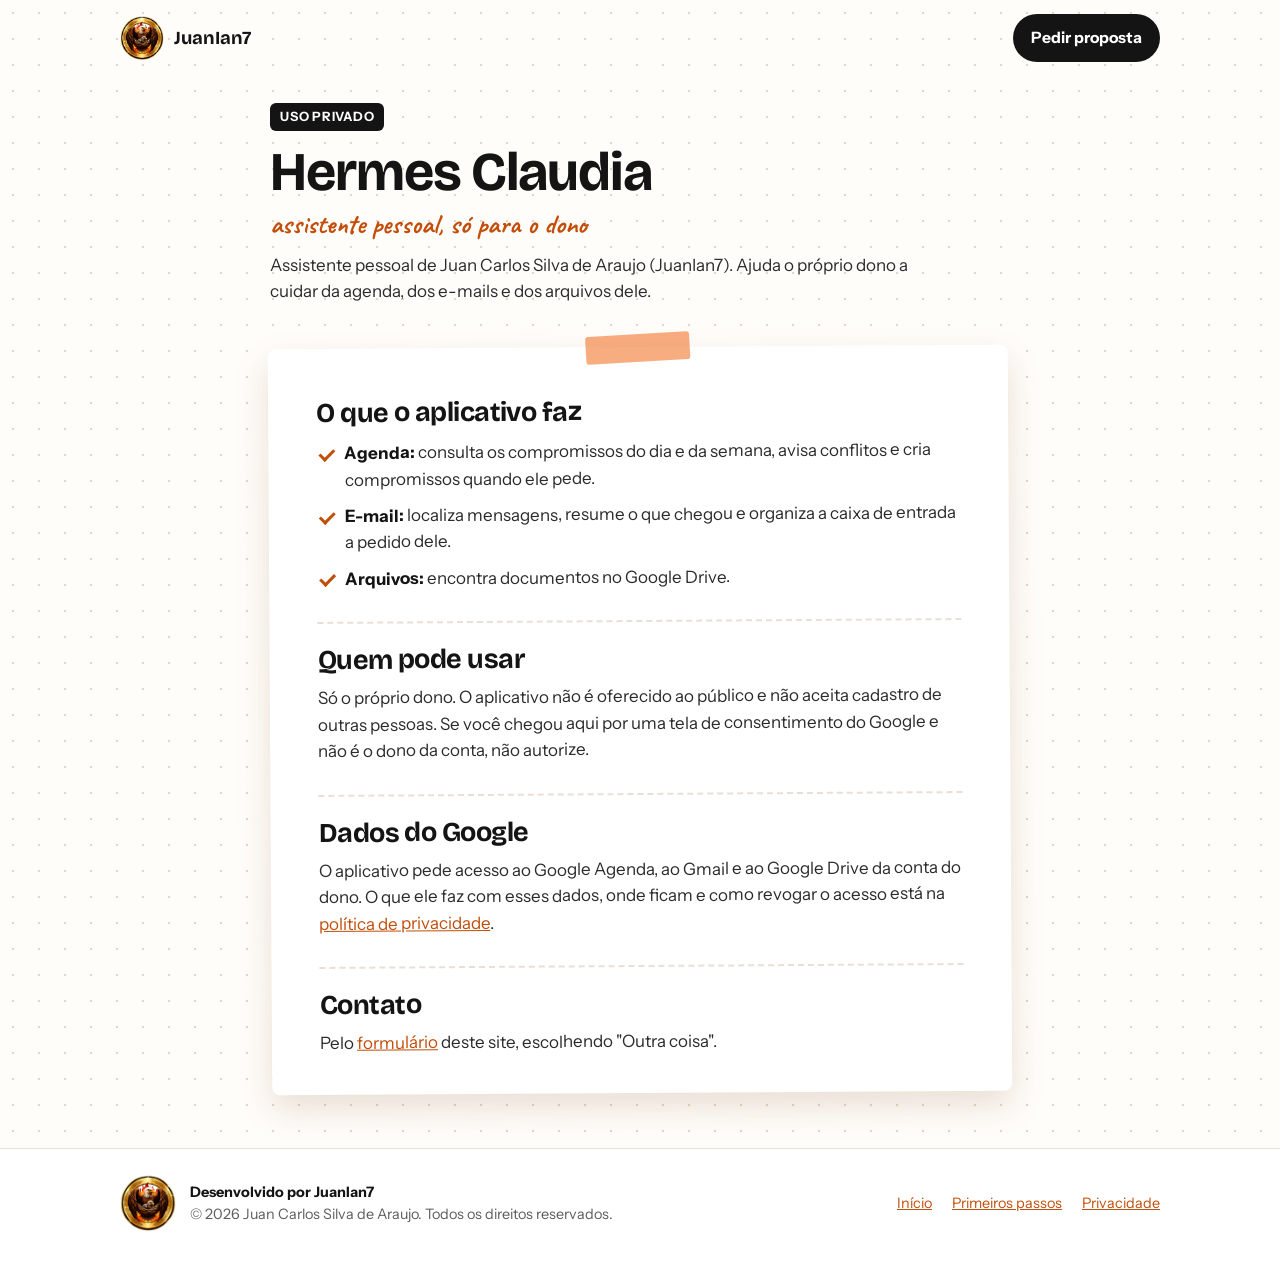
<file: claudia/index.html>
<!doctype html>
<html lang="pt-BR">
<head>
<meta charset="utf-8">
<meta name="viewport" content="width=device-width, initial-scale=1">
<title>Hermes Claudia · assistente pessoal de uso privado</title>
<meta name="description" content="Página do aplicativo Hermes Claudia, assistente pessoal de uso privado de Juan Carlos Silva de Araujo (JuanIan7).">
<meta name="author" content="JuanIan7 (https://github.com/JuanIan7)">
<meta name="copyright" content="© 2026 Juan Carlos Silva de Araujo. Todos os direitos reservados.">
<link rel="icon" href="/favicon.ico" sizes="any">
<link rel="icon" type="image/png" sizes="32x32" href="/assets/icones/favicon-32.png">
<link rel="apple-touch-icon" href="/assets/icones/apple-touch-icon.png">
<link rel="manifest" href="/manifest.webmanifest">
<meta name="theme-color" content="#F26A1B">
<link rel="preconnect" href="https://fonts.googleapis.com">
<link rel="preconnect" href="https://fonts.gstatic.com" crossorigin>
<link href="https://fonts.googleapis.com/css2?family=Bricolage+Grotesque:opsz,wght@12..96,600..800&family=Caveat:wght@600;700&family=Instrument+Sans:wght@400..700&display=swap" rel="stylesheet">
<link rel="stylesheet" href="../assets/paginas.css">
</head>
<body>

<header class="topo">
  <div class="dentro">
    <a class="marca" href="../"><img src="../assets/logo-juanian7.png" alt="" width="44" height="44">JuanIan7</a>
    <a class="botao" href="../#pedido">Pedir proposta</a>
  </div>
</header>

<main>
  <div class="dentro estreito">
    <div class="cabeca">
      <span class="selo">Uso privado</span>
      <h1>Hermes Claudia</h1>
      <span class="mao">assistente pessoal, só para o dono</span>
      <p class="lide">Assistente pessoal de Juan Carlos Silva de Araujo (JuanIan7). Ajuda o próprio dono a cuidar da agenda, dos e-mails e dos arquivos dele.</p>
    </div>
    <div class="folha fita">
      <h2>O que o aplicativo faz</h2>
      <ul>
        <li><b>Agenda:</b> consulta os compromissos do dia e da semana, avisa conflitos e cria compromissos quando ele pede.</li>
        <li><b>E-mail:</b> localiza mensagens, resume o que chegou e organiza a caixa de entrada a pedido dele.</li>
        <li><b>Arquivos:</b> encontra documentos no Google Drive.</li>
      </ul>

      <h2>Quem pode usar</h2>
      <p>Só o próprio dono. O aplicativo não é oferecido ao público e não aceita cadastro de outras pessoas. Se você chegou aqui por uma tela de consentimento do Google e não é o dono da conta, não autorize.</p>

      <h2>Dados do Google</h2>
      <p>O aplicativo pede acesso ao Google Agenda, ao Gmail e ao Google Drive da conta do dono. O que ele faz com esses dados, onde ficam e como revogar o acesso está na <a href="../privacidade/#claudia">política de privacidade</a>.</p>

      <h2>Contato</h2>
      <p>Pelo <a href="../#pedido">formulário</a> deste site, escolhendo "Outra coisa".</p>
    </div>
  </div>
</main>

<footer class="rodape">
  <div class="dentro">
    <img src="../assets/logo-juanian7.png" alt="Logo JuanIan7" width="56" height="56">
    <div><a class="nome" href="https://github.com/JuanIan7" rel="author">Desenvolvido por JuanIan7</a><br>© 2026 Juan Carlos Silva de Araujo. Todos os direitos reservados.</div>
    <nav aria-label="Rodapé"><a href="../">Início</a><a href="../comecar/">Primeiros passos</a><a href="../privacidade/">Privacidade</a></nav>
  </div>
</footer>
</body>
</html>
</file>
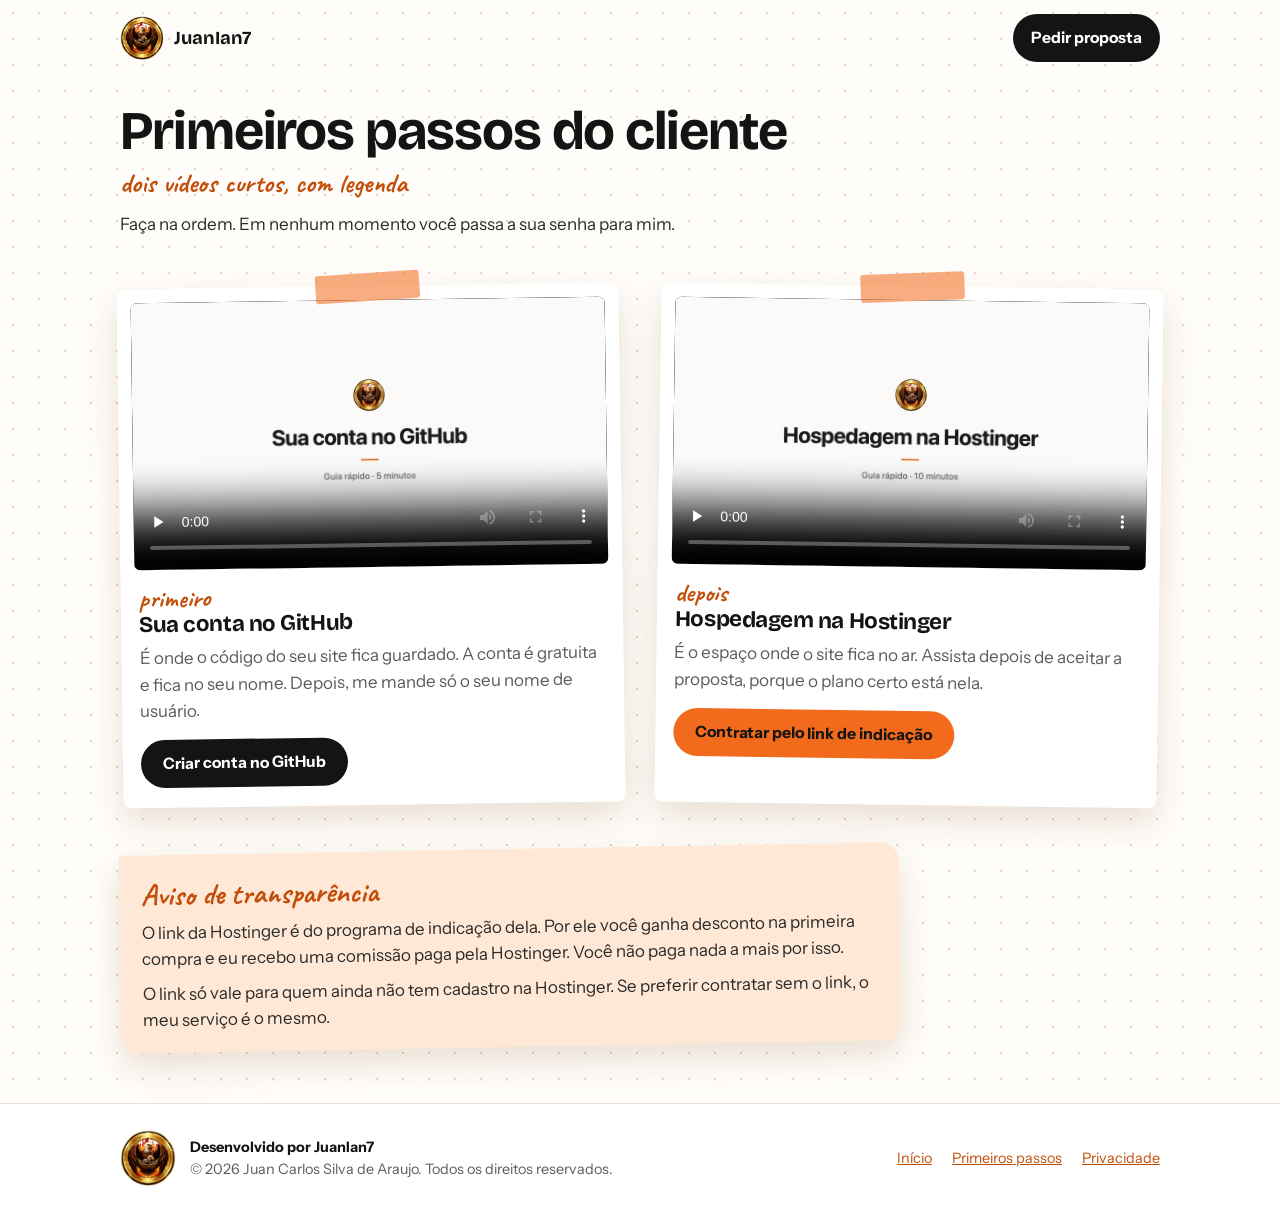
<file: comecar/index.html>
<!doctype html>
<html lang="pt-BR">
<head>
<meta charset="utf-8">
<meta name="viewport" content="width=device-width, initial-scale=1">
<title>Primeiros passos do cliente · JuanIan7</title>
<meta name="description" content="Dois vídeos curtos para quem já é cliente: criar a conta no GitHub e contratar a hospedagem na Hostinger.">
<meta name="author" content="JuanIan7 (https://github.com/JuanIan7)">
<meta name="copyright" content="© 2026 Juan Carlos Silva de Araujo. Todos os direitos reservados.">
<link rel="icon" href="/favicon.ico" sizes="any">
<link rel="icon" type="image/png" sizes="32x32" href="/assets/icones/favicon-32.png">
<link rel="apple-touch-icon" href="/assets/icones/apple-touch-icon.png">
<link rel="manifest" href="/manifest.webmanifest">
<meta name="theme-color" content="#F26A1B">
<link rel="preconnect" href="https://fonts.googleapis.com">
<link rel="preconnect" href="https://fonts.gstatic.com" crossorigin>
<link href="https://fonts.googleapis.com/css2?family=Bricolage+Grotesque:opsz,wght@12..96,600..800&family=Caveat:wght@600;700&family=Instrument+Sans:wght@400..700&display=swap" rel="stylesheet">
<link rel="stylesheet" href="../assets/paginas.css">
</head>
<body>

<header class="topo">
  <div class="dentro">
    <a class="marca" href="../"><img src="../assets/logo-juanian7.png" alt="" width="44" height="44">JuanIan7</a>
    <a class="botao" href="../#pedido">Pedir proposta</a>
  </div>
</header>

<main>
  <div class="dentro">
    <div class="cabeca">
      <h1>Primeiros passos do cliente</h1>
      <span class="mao">dois vídeos curtos, com legenda</span>
      <p class="lide">Faça na ordem. Em nenhum momento você passa a sua senha para mim.</p>
    </div>

    <div class="videos">
      <section class="video fita">
        <video controls preload="none" poster="../assets/videos/github-criar-conta.jpg">
          <source src="../assets/videos/github-criar-conta.mp4" type="video/mp4">
          <track kind="subtitles" src="../assets/videos/github-criar-conta.vtt" srclang="pt-BR" label="Português" default>
        </video>
        <span class="num">primeiro</span>
        <h2>Sua conta no GitHub</h2>
        <p>É onde o código do seu site fica guardado. A conta é gratuita e fica no seu nome. Depois, me mande só o seu nome de usuário.</p>
        <div class="acoes"><a class="botao" href="https://github.com/signup" target="_blank" rel="noopener">Criar conta no GitHub</a></div>
      </section>

      <section class="video fita">
        <video controls preload="none" poster="../assets/videos/hostinger-contratar.jpg">
          <source src="../assets/videos/hostinger-contratar.mp4" type="video/mp4">
          <track kind="subtitles" src="../assets/videos/hostinger-contratar.vtt" srclang="pt-BR" label="Português" default>
        </video>
        <span class="num">depois</span>
        <h2>Hospedagem na Hostinger</h2>
        <p>É o espaço onde o site fica no ar. Assista depois de aceitar a proposta, porque o plano certo está nela.</p>
        <div class="acoes"><a class="botao laranja" href="https://www.hostinger.com?REFERRALCODE=37EJUANHAZHS" target="_blank" rel="noopener sponsored">Contratar pelo link de indicação</a></div>
      </section>
    </div>

    <div class="bilhete estreito">
      <h3>Aviso de transparência</h3>
      <p>O link da Hostinger é do programa de indicação dela. Por ele você ganha desconto na primeira compra e eu recebo uma comissão paga pela Hostinger. Você não paga nada a mais por isso.</p>
      <p>O link só vale para quem ainda não tem cadastro na Hostinger. Se preferir contratar sem o link, o meu serviço é o mesmo.</p>
    </div>
  </div>
</main>

<footer class="rodape">
  <div class="dentro">
    <img src="../assets/logo-juanian7.png" alt="Logo JuanIan7" width="56" height="56">
    <div><a class="nome" href="https://github.com/JuanIan7" rel="author">Desenvolvido por JuanIan7</a><br>© 2026 Juan Carlos Silva de Araujo. Todos os direitos reservados.</div>
    <nav aria-label="Rodapé"><a href="../">Início</a><a href="../comecar/">Primeiros passos</a><a href="../privacidade/">Privacidade</a></nav>
  </div>
</footer>
</body>
</html>
</file>
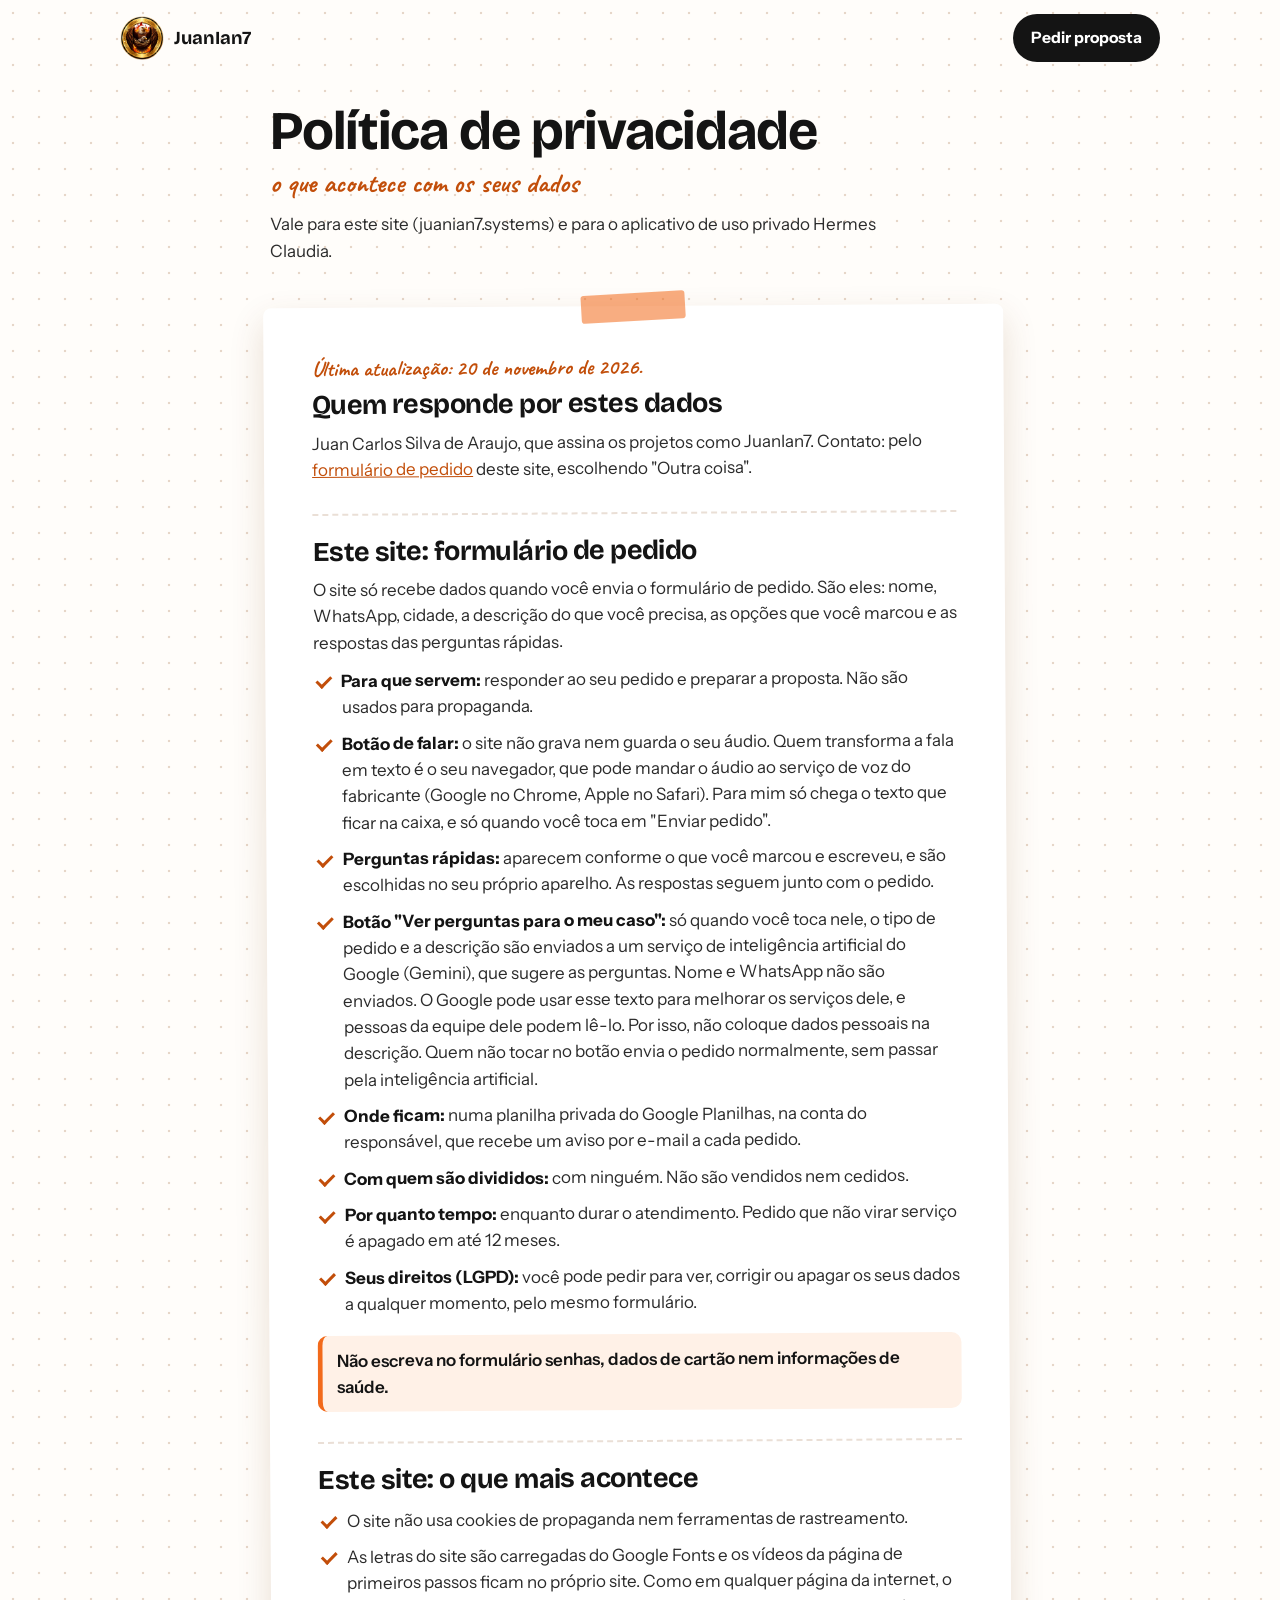
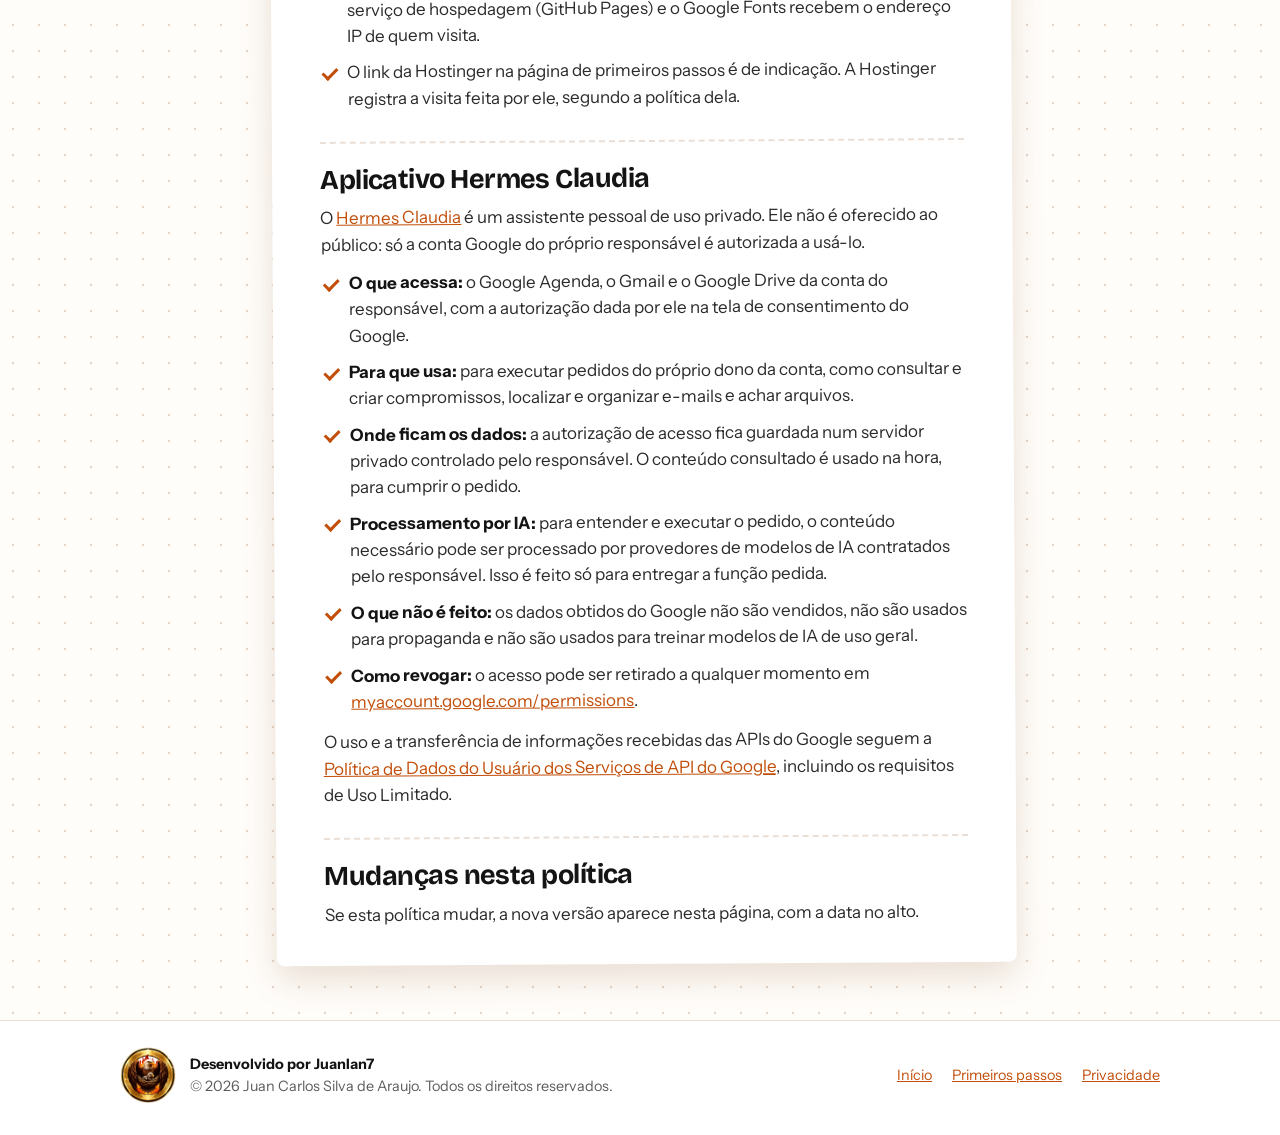
<file: privacidade/index.html>
<!doctype html>
<html lang="pt-BR">
<head>
<meta charset="utf-8">
<meta name="viewport" content="width=device-width, initial-scale=1">
<title>Política de privacidade · JuanIan7</title>
<meta name="description" content="Como os dados do formulário de pedido deste site são usados e como funciona o aplicativo de uso privado Hermes Claudia.">
<meta name="author" content="JuanIan7 (https://github.com/JuanIan7)">
<meta name="copyright" content="© 2026 Juan Carlos Silva de Araujo. Todos os direitos reservados.">
<link rel="icon" href="/favicon.ico" sizes="any">
<link rel="icon" type="image/png" sizes="32x32" href="/assets/icones/favicon-32.png">
<link rel="apple-touch-icon" href="/assets/icones/apple-touch-icon.png">
<link rel="manifest" href="/manifest.webmanifest">
<meta name="theme-color" content="#F26A1B">
<link rel="preconnect" href="https://fonts.googleapis.com">
<link rel="preconnect" href="https://fonts.gstatic.com" crossorigin>
<link href="https://fonts.googleapis.com/css2?family=Bricolage+Grotesque:opsz,wght@12..96,600..800&family=Caveat:wght@600;700&family=Instrument+Sans:wght@400..700&display=swap" rel="stylesheet">
<link rel="stylesheet" href="../assets/paginas.css">
</head>
<body>

<header class="topo">
  <div class="dentro">
    <a class="marca" href="../"><img src="../assets/logo-juanian7.png" alt="" width="44" height="44">JuanIan7</a>
    <a class="botao" href="../#pedido">Pedir proposta</a>
  </div>
</header>

<main>
  <div class="dentro estreito">
    <div class="cabeca">
      <h1>Política de privacidade</h1>
      <span class="mao">o que acontece com os seus dados</span>
      <p class="lide">Vale para este site (juanian7.systems) e para o aplicativo de uso privado Hermes Claudia.</p>
    </div>
    <div class="folha fita">
      <p class="data">Última atualização: 20 de novembro de 2026.</p>

      <h2>Quem responde por estes dados</h2>
      <p>Juan Carlos Silva de Araujo, que assina os projetos como JuanIan7. Contato: pelo <a href="../#pedido">formulário de pedido</a> deste site, escolhendo "Outra coisa".</p>

      <h2>Este site: formulário de pedido</h2>
      <p>O site só recebe dados quando você envia o formulário de pedido. São eles: nome, WhatsApp, cidade, a descrição do que você precisa, as opções que você marcou e as respostas das perguntas rápidas.</p>
      <ul>
        <li><b>Para que servem:</b> responder ao seu pedido e preparar a proposta. Não são usados para propaganda.</li>
        <li><b>Botão de falar:</b> o site não grava nem guarda o seu áudio. Quem transforma a fala em texto é o seu navegador, que pode mandar o áudio ao serviço de voz do fabricante (Google no Chrome, Apple no Safari). Para mim só chega o texto que ficar na caixa, e só quando você toca em "Enviar pedido".</li>
        <li><b>Perguntas rápidas:</b> aparecem conforme o que você marcou e escreveu, e são escolhidas no seu próprio aparelho. As respostas seguem junto com o pedido.</li>
        <li><b>Botão "Ver perguntas para o meu caso":</b> só quando você toca nele, o tipo de pedido e a descrição são enviados a um serviço de inteligência artificial do Google (Gemini), que sugere as perguntas. Nome e WhatsApp não são enviados. O Google pode usar esse texto para melhorar os serviços dele, e pessoas da equipe dele podem lê-lo. Por isso, não coloque dados pessoais na descrição. Quem não tocar no botão envia o pedido normalmente, sem passar pela inteligência artificial.</li>
        <li><b>Onde ficam:</b> numa planilha privada do Google Planilhas, na conta do responsável, que recebe um aviso por e-mail a cada pedido.</li>
        <li><b>Com quem são divididos:</b> com ninguém. Não são vendidos nem cedidos.</li>
        <li><b>Por quanto tempo:</b> enquanto durar o atendimento. Pedido que não virar serviço é apagado em até 12 meses.</li>
        <li><b>Seus direitos (LGPD):</b> você pode pedir para ver, corrigir ou apagar os seus dados a qualquer momento, pelo mesmo formulário.</li>
      </ul>
      <p class="aviso">Não escreva no formulário senhas, dados de cartão nem informações de saúde.</p>

      <h2>Este site: o que mais acontece</h2>
      <ul>
        <li>O site não usa cookies de propaganda nem ferramentas de rastreamento.</li>
        <li>As letras do site são carregadas do Google Fonts e os vídeos da página de primeiros passos ficam no próprio site. Como em qualquer página da internet, o serviço de hospedagem (GitHub Pages) e o Google Fonts recebem o endereço IP de quem visita.</li>
        <li>O link da Hostinger na página de primeiros passos é de indicação. A Hostinger registra a visita feita por ele, segundo a política dela.</li>
      </ul>

      <h2 id="claudia">Aplicativo Hermes Claudia</h2>
      <p>O <a href="../claudia/">Hermes Claudia</a> é um assistente pessoal de uso privado. Ele não é oferecido ao público: só a conta Google do próprio responsável é autorizada a usá-lo.</p>
      <ul>
        <li><b>O que acessa:</b> o Google Agenda, o Gmail e o Google Drive da conta do responsável, com a autorização dada por ele na tela de consentimento do Google.</li>
        <li><b>Para que usa:</b> para executar pedidos do próprio dono da conta, como consultar e criar compromissos, localizar e organizar e-mails e achar arquivos.</li>
        <li><b>Onde ficam os dados:</b> a autorização de acesso fica guardada num servidor privado controlado pelo responsável. O conteúdo consultado é usado na hora, para cumprir o pedido.</li>
        <li><b>Processamento por IA:</b> para entender e executar o pedido, o conteúdo necessário pode ser processado por provedores de modelos de IA contratados pelo responsável. Isso é feito só para entregar a função pedida.</li>
        <li><b>O que não é feito:</b> os dados obtidos do Google não são vendidos, não são usados para propaganda e não são usados para treinar modelos de IA de uso geral.</li>
        <li><b>Como revogar:</b> o acesso pode ser retirado a qualquer momento em <a href="https://myaccount.google.com/permissions" target="_blank" rel="noopener">myaccount.google.com/permissions</a>.</li>
      </ul>
      <p>O uso e a transferência de informações recebidas das APIs do Google seguem a <a href="https://developers.google.com/terms/api-services-user-data-policy" target="_blank" rel="noopener">Política de Dados do Usuário dos Serviços de API do Google</a>, incluindo os requisitos de Uso Limitado.</p>

      <h2>Mudanças nesta política</h2>
      <p>Se esta política mudar, a nova versão aparece nesta página, com a data no alto.</p>
    </div>
  </div>
</main>

<footer class="rodape">
  <div class="dentro">
    <img src="../assets/logo-juanian7.png" alt="Logo JuanIan7" width="56" height="56">
    <div><a class="nome" href="https://github.com/JuanIan7" rel="author">Desenvolvido por JuanIan7</a><br>© 2026 Juan Carlos Silva de Araujo. Todos os direitos reservados.</div>
    <nav aria-label="Rodapé"><a href="../">Início</a><a href="../comecar/">Primeiros passos</a><a href="../privacidade/">Privacidade</a></nav>
  </div>
</footer>
</body>
</html>
</file>
<file: assets/paginas.css>
/* Páginas internas do portfólio (primeiros passos, privacidade, Claudia), no mesmo estilo mural da página principal.
   Desenvolvido por JuanIan7 (https://github.com/JuanIan7). © 2026 Juan Carlos Silva de Araujo. Todos os direitos reservados. */
:root { --laranja:#F26A1B; --escuro:#C24E0A; --claro:#FFF1E7; --preto:#141414; --texto:#2B2B2B; --cinza:#5C5C5C; --papel:#FFFDFA; --linha:#EADFD6;
  --titulo:"Bricolage Grotesque","Helvetica Neue",Arial,sans-serif; --corpo:"Instrument Sans",-apple-system,"Segoe UI",Roboto,Arial,sans-serif; --mao:"Caveat","Bradley Hand",cursive;
  --sombra:0 14px 34px rgba(120,60,10,.16); }
* { box-sizing:border-box; }
html { scroll-behavior:smooth; -webkit-text-size-adjust:100%; }
body { margin:0; color:var(--texto); font-family:var(--corpo); font-size:17px; line-height:1.55;
  background:var(--papel) radial-gradient(circle, #E6D6C8 1.3px, transparent 1.6px) 0 0 / 26px 26px; }
img, svg, video { max-width:100%; height:auto; display:block; }
a { color:var(--escuro); }
a:focus-visible, button:focus-visible { outline:3px solid var(--preto); outline-offset:3px; }
h1, h2, h3 { font-family:var(--titulo); color:var(--preto); margin:0; letter-spacing:-.02em; line-height:1.08; }
p { margin:0; }
.dentro { max-width:1080px; margin:0 auto; padding:0 20px; }
.estreito { max-width:780px; margin:0 auto; }
.fita { position:relative; }
.fita::before { content:""; position:absolute; top:-13px; left:50%; width:104px; height:28px; margin-left:-52px; background:rgba(242,106,27,.55); transform:rotate(-3deg); border-radius:3px; z-index:2; }
.botao { display:inline-flex; align-items:center; justify-content:center; min-height:48px; padding:0 22px; border-radius:999px; background:var(--preto); color:#fff !important; font-weight:700; text-decoration:none; border:0; cursor:pointer; font-family:var(--corpo); font-size:.98rem; text-align:center; }
.botao:hover { background:var(--escuro); }
.botao.laranja { background:var(--laranja); color:var(--preto) !important; }
.botao.laranja:hover { background:var(--preto); color:#fff !important; }

/* Topo */
.topo .dentro { display:flex; align-items:center; justify-content:space-between; gap:12px; padding-top:14px; padding-bottom:6px; }
.marca { display:flex; align-items:center; gap:10px; text-decoration:none; color:var(--preto); font-family:var(--titulo); font-weight:700; font-size:1.15rem; }
.marca img { width:44px; height:44px; }
.topo .botao { white-space:nowrap; padding:0 18px; }

/* Abertura da página: título e uma linha escrita à mão */
.cabeca { padding:34px 0 8px; }
.cabeca h1 { font-size:clamp(2.2rem, 8vw, 3.4rem); }
.cabeca .mao { display:block; font-family:var(--mao); font-weight:700; font-size:1.7rem; color:var(--escuro); line-height:1.05; margin-top:8px; }
.cabeca .lide { margin-top:14px; max-width:60ch; color:var(--texto); }
.selo { display:inline-block; font-weight:700; font-size:.8rem; letter-spacing:.06em; text-transform:uppercase; background:var(--preto); color:#fff; border-radius:6px; padding:4px 10px; margin-bottom:12px; }

/* Folha de texto: papel branco preso com fita */
.folha { background:#fff; border-radius:8px; box-shadow:var(--sombra); padding:34px 22px 28px; margin:34px 0 10px; }
.folha h2 { font-size:clamp(1.35rem, 4.6vw, 1.7rem); margin:30px 0 10px; padding-top:22px; border-top:2px dashed var(--linha); }
.folha h2:first-of-type { margin-top:6px; padding-top:0; border-top:0; }
.folha p + p { margin-top:10px; }
.folha ul { list-style:none; margin:12px 0 14px; padding:0; display:grid; gap:10px; }
.folha li { padding-left:28px; position:relative; }
.folha li::before { content:""; position:absolute; left:3px; top:.5em; width:12px; height:6px; border-left:3px solid var(--escuro); border-bottom:3px solid var(--escuro); transform:rotate(-45deg); }
.folha li b { color:var(--preto); }
.data { font-family:var(--mao); font-weight:700; font-size:1.35rem; color:var(--escuro); }
.aviso { margin-top:18px; background:var(--claro); border-left:5px solid var(--laranja); border-radius:10px; padding:12px 14px; font-weight:600; color:var(--preto); }

/* Vídeos: cada um num cartão tipo polaroide */
.videos { display:grid; gap:44px; margin:40px 0 10px; }
.video { background:#fff; border-radius:8px; box-shadow:var(--sombra); padding:14px 14px 20px; }
.video:nth-child(odd) { transform:rotate(-.8deg); } .video:nth-child(even) { transform:rotate(.8deg); }
.video video { width:100%; border-radius:6px; background:#000; aspect-ratio:16/9; }
.video .num { font-family:var(--mao); font-weight:700; font-size:1.6rem; color:var(--escuro); display:block; margin:16px 4px 2px; line-height:1; }
.video h2 { font-size:1.4rem; margin:0 4px; }
.video p { color:var(--cinza); margin:8px 4px 0; }
.video .acoes { margin:16px 4px 0; }

/* Bilhete de transparência */
.bilhete { background:#FFE9D6; border-radius:4px 18px 18px 18px; box-shadow:var(--sombra); padding:24px 22px 20px; margin:44px 0 10px; transform:rotate(-1deg); }
.bilhete h3 { font-family:var(--mao); font-size:1.9rem; color:var(--escuro); letter-spacing:0; margin-bottom:8px; }
.bilhete p + p { margin-top:8px; }

/* Rodapé (igual ao da página principal) */
.rodape { margin-top:56px; background:#fff; border-top:1px solid var(--linha); padding:26px 0 32px; font-size:.9rem; color:var(--cinza); }
.rodape .dentro { display:flex; gap:14px; align-items:center; flex-wrap:wrap; }
.rodape img { width:56px; height:56px; }
.rodape a.nome { font-weight:700; color:var(--preto); text-decoration:none; }
.rodape nav { width:100%; display:flex; flex-wrap:wrap; gap:8px 20px; }

@media (min-width:760px) {
  .folha { padding:44px 48px 38px; transform:rotate(-.35deg); }
  .videos { grid-template-columns:1fr 1fr; gap:36px; }
  .rodape nav { width:auto; margin-left:auto; }
}
@media (prefers-reduced-motion:reduce) { html { scroll-behavior:auto; } }
</file>
